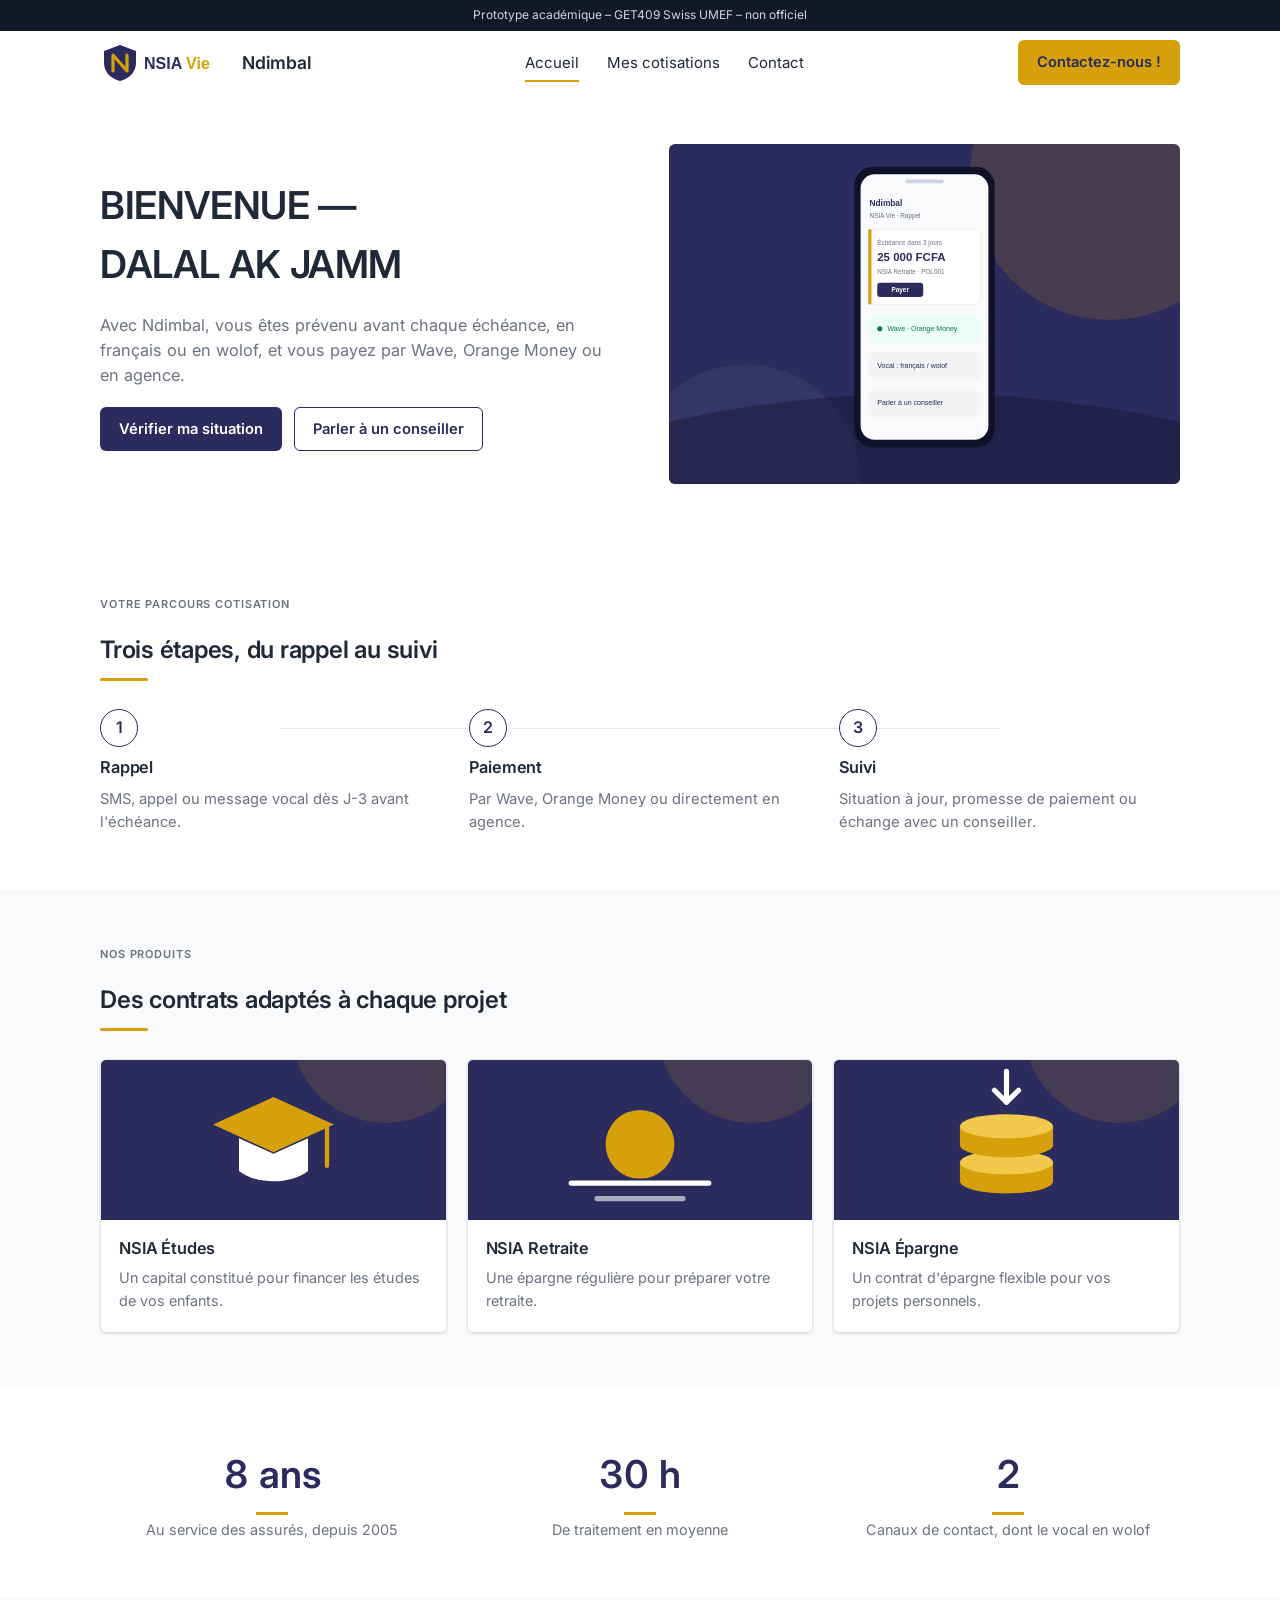
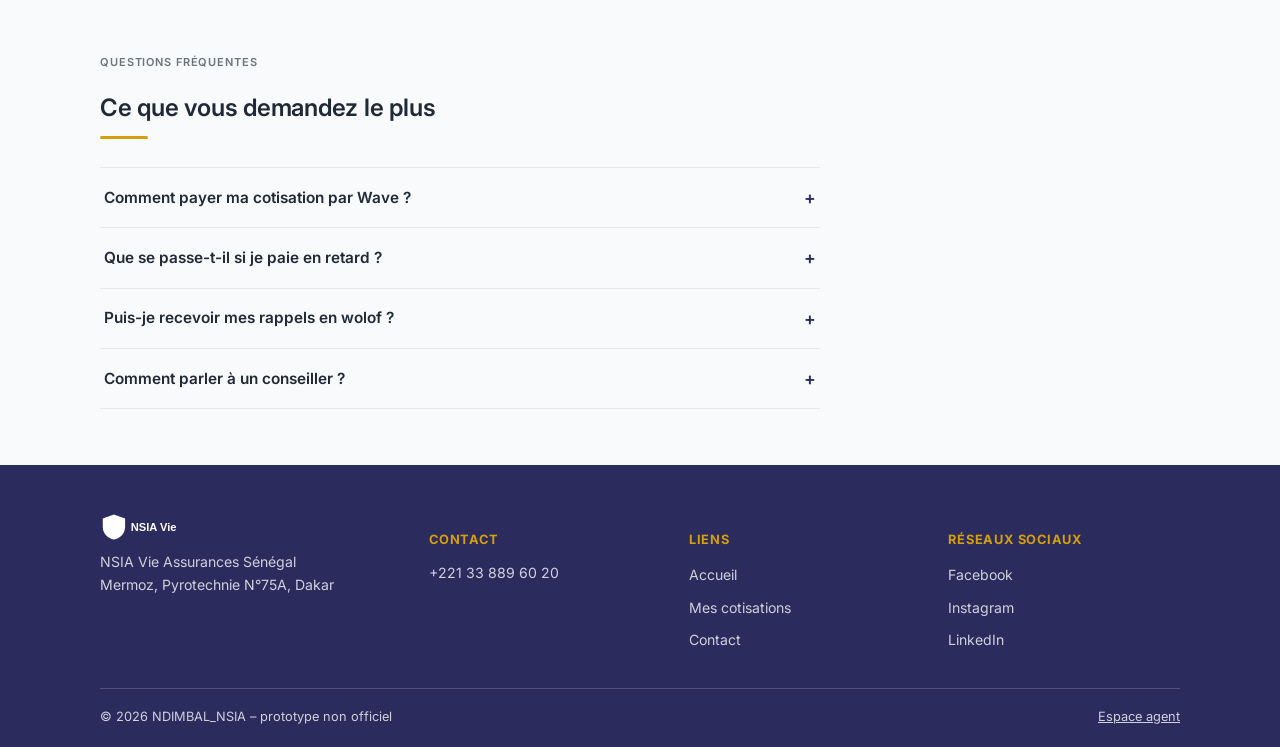
<file: app/index.html>
<!doctype html>
<html lang="fr">
<head>
<meta charset="utf-8">
<meta name="viewport" content="width=device-width, initial-scale=1">
<title>Ndimbal — accueil</title>
<link rel="preconnect" href="https://fonts.googleapis.com">
<link rel="preconnect" href="https://fonts.gstatic.com" crossorigin>
<link rel="stylesheet" href="https://fonts.googleapis.com/css2?family=Inter:wght@400;500;600&display=swap">
<link rel="stylesheet" href="assets/css/styles.css">
</head>
<body>

<div class="proto-bar">Prototype académique – GET409 Swiss UMEF – non officiel</div>

<header class="site">
  <div class="container site-header-inner">
    <a class="brand" href="index.html">
      <img src="assets/img/logo-nsia.svg" alt="Logo NSIA Vie Assurances" loading="lazy">
      <span>Ndimbal</span>
    </a>
    <nav class="main-nav" aria-label="Navigation principale">
      <a href="index.html" aria-current="page">Accueil</a>
      <a href="cotisations.html">Mes cotisations</a>
      <a href="contact.html">Contact</a>
    </nav>
    <div class="header-actions">
      <a class="btn btn-primary" href="contact.html">Contactez-nous !</a>
      <button class="burger" aria-label="Ouvrir le menu"><span></span><span></span><span></span></button>
    </div>
  </div>
</header>

<div class="mobile-menu">
  <div class="mobile-menu__backdrop"></div>
  <div class="mobile-menu__panel">
    <div class="mobile-menu__head">
      <span class="brand"><img src="assets/img/logo-nsia.svg" alt="Logo NSIA Vie Assurances" loading="lazy"><span>Ndimbal</span></span>
      <button class="mobile-menu__close" aria-label="Fermer le menu">&times;</button>
    </div>
    <nav aria-label="Navigation mobile">
      <a href="index.html">Accueil</a>
      <a href="cotisations.html">Mes cotisations</a>
      <a href="contact.html">Contact</a>
    </nav>
    <a class="btn btn-primary" href="contact.html">Contactez-nous !</a>
  </div>
</div>

<main>

  <section class="hero container">
    <div class="hero-grid">
      <div class="hero-text reveal">
        <h1>BIENVENUE — DALAL AK JAMM</h1>
        <p class="lede">Avec Ndimbal, vous êtes prévenu avant chaque échéance, en français ou en wolof, et vous payez par Wave, Orange Money ou en agence.</p>
        <div class="hero-actions">
          <a class="btn btn-primary" href="cotisations.html">Vérifier ma situation</a>
          <a class="btn btn-outline" href="contact.html">Parler à un conseiller</a>
        </div>
      </div>
      <div class="hero-media reveal">
        <img src="assets/img/banniere-hero.svg" alt="Rappel d'échéance Ndimbal affiché sur un smartphone" loading="lazy">
      </div>
    </div>
  </section>

  <section class="section">
    <div class="container">
      <div class="section-head reveal">
        <p class="eyebrow">Votre parcours cotisation</p>
        <h2>Trois étapes, du rappel au suivi</h2>
      </div>
      <div class="parcours">
        <div class="step reveal">
          <span class="step-num">1</span>
          <h3>Rappel</h3>
          <p>SMS, appel ou message vocal dès J-3 avant l'échéance.</p>
        </div>
        <div class="step reveal">
          <span class="step-num">2</span>
          <h3>Paiement</h3>
          <p>Par Wave, Orange Money ou directement en agence.</p>
        </div>
        <div class="step reveal">
          <span class="step-num">3</span>
          <h3>Suivi</h3>
          <p>Situation à jour, promesse de paiement ou échange avec un conseiller.</p>
        </div>
      </div>
    </div>
  </section>

  <section class="section section--alt">
    <div class="container">
      <div class="section-head reveal">
        <p class="eyebrow">Nos produits</p>
        <h2>Des contrats adaptés à chaque projet</h2>
      </div>
      <div class="produits">
        <article class="produit-card reveal">
          <img src="assets/img/produit-etudes.svg" alt="NSIA Études" loading="lazy">
          <div class="produit-card__body">
            <h3>NSIA Études</h3>
            <p>Un capital constitué pour financer les études de vos enfants.</p>
          </div>
        </article>
        <article class="produit-card reveal">
          <img src="assets/img/produit-retraite.svg" alt="NSIA Retraite" loading="lazy">
          <div class="produit-card__body">
            <h3>NSIA Retraite</h3>
            <p>Une épargne régulière pour préparer votre retraite.</p>
          </div>
        </article>
        <article class="produit-card reveal">
          <img src="assets/img/produit-epargne.svg" alt="NSIA Épargne" loading="lazy">
          <div class="produit-card__body">
            <h3>NSIA Épargne</h3>
            <p>Un contrat d'épargne flexible pour vos projets personnels.</p>
          </div>
        </article>
      </div>
    </div>
  </section>

  <section class="section">
    <div class="container">
      <div class="chiffres">
        <div class="chiffre reveal">
          <div class="valeur" data-count="20" data-suffix=" ans">0</div>
          <p class="label">Au service des assurés, depuis 2005</p>
        </div>
        <div class="chiffre reveal">
          <div class="valeur" data-count="72" data-suffix=" h">0</div>
          <p class="label">De traitement en moyenne</p>
        </div>
        <div class="chiffre reveal">
          <div class="valeur" data-count="6" data-suffix="">0</div>
          <p class="label">Canaux de contact, dont le vocal en wolof</p>
        </div>
      </div>
    </div>
  </section>

  <section class="section section--alt">
    <div class="container">
      <div class="section-head reveal">
        <p class="eyebrow">Questions fréquentes</p>
        <h2>Ce que vous demandez le plus</h2>
      </div>
      <div class="faq reveal">
        <details class="faq-item">
          <summary>Comment payer ma cotisation par Wave ?</summary>
          <p>Ouvrez l'application Wave, choisissez « Payer une facture », puis sélectionnez NSIA Vie Assurances et indiquez votre numéro de police. Vous recevez une confirmation immédiate.</p>
        </details>
        <details class="faq-item">
          <summary>Que se passe-t-il si je paie en retard ?</summary>
          <p>Vous recevez des rappels par le canal choisi. En cas de retard prolongé, un conseiller vous contacte pour convenir d'un échéancier. Le contrat peut être suspendu en l'absence de paiement ou d'accord.</p>
        </details>
        <details class="faq-item">
          <summary>Puis-je recevoir mes rappels en wolof ?</summary>
          <p>Oui. Choisissez « vocal wolof » comme moyen de contact préféré, dans l'application ou auprès d'un conseiller.</p>
        </details>
        <details class="faq-item">
          <summary>Comment parler à un conseiller ?</summary>
          <p>Depuis la page Contact, remplissez le formulaire en indiquant votre moyen préféré, ou appelez directement le +221 33 889 60 20.</p>
        </details>
      </div>
    </div>
  </section>

</main>

<footer class="site">
  <div class="container">
    <div class="footer-grid">
      <div class="footer-brand">
        <img src="assets/img/logo-nsia.svg" alt="Logo NSIA Vie Assurances" loading="lazy">
        <address>NSIA Vie Assurances Sénégal<br>Mermoz, Pyrotechnie N°75A, Dakar</address>
      </div>
      <div>
        <h4>Contact</h4>
        <p>+221 33 889 60 20</p>
      </div>
      <div>
        <h4>Liens</h4>
        <ul>
          <li><a href="index.html">Accueil</a></li>
          <li><a href="cotisations.html">Mes cotisations</a></li>
          <li><a href="contact.html">Contact</a></li>
        </ul>
      </div>
      <div>
        <h4>Réseaux sociaux</h4>
        <ul>
          <li><a href="#">Facebook</a></li>
          <li><a href="#">Instagram</a></li>
          <li><a href="#">LinkedIn</a></li>
        </ul>
      </div>
    </div>
    <div class="footer-bottom">
      <span>© 2026 NDIMBAL_NSIA – prototype non officiel</span>
      <a href="agent.html">Espace agent</a>
    </div>
  </div>
</footer>

<script src="assets/js/app.js"></script>
</body>
</html>
</file>
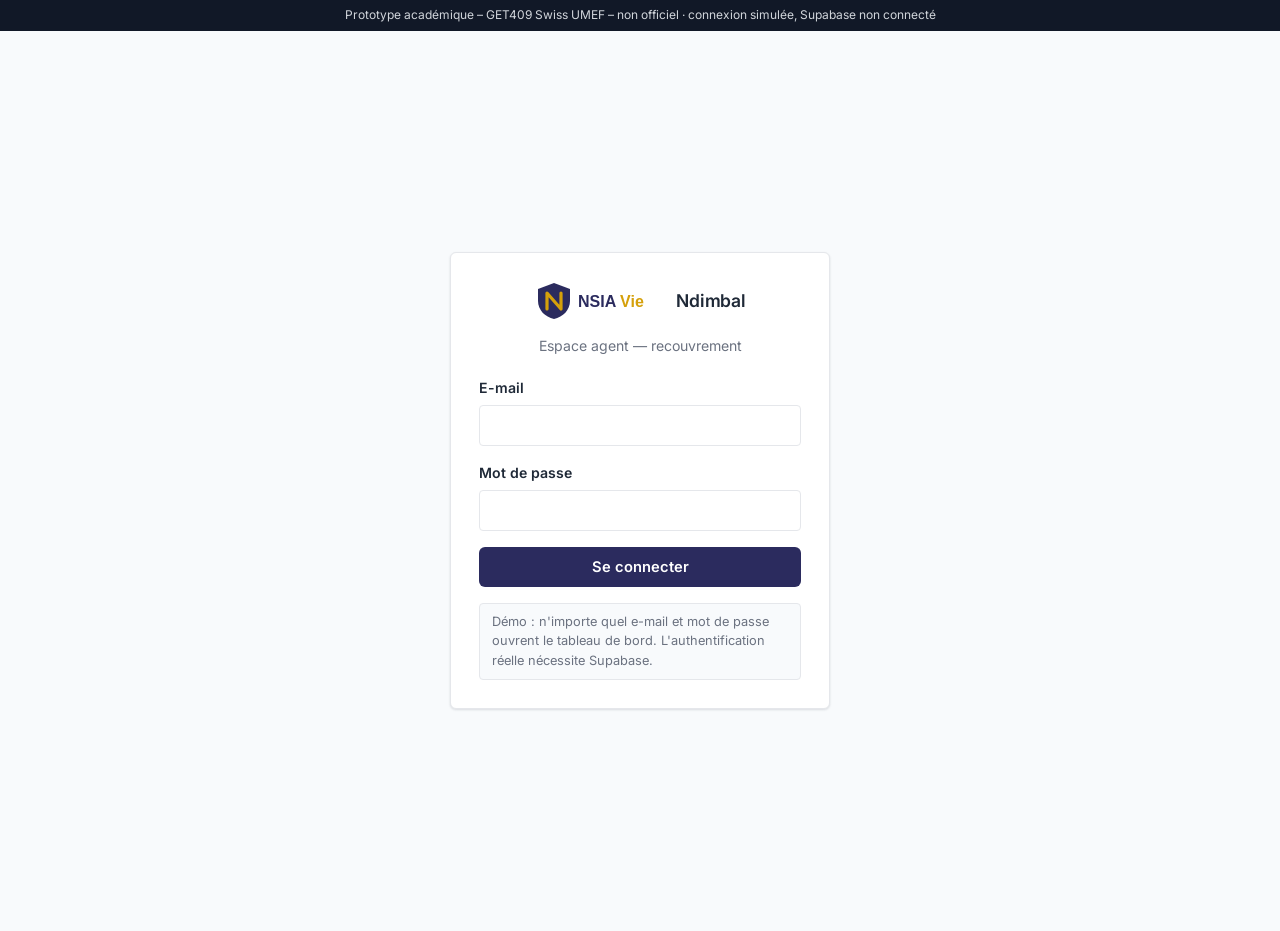
<file: app/agent.html>
<!doctype html>
<html lang="fr">
<head>
<meta charset="utf-8">
<meta name="viewport" content="width=device-width, initial-scale=1">
<title>Ndimbal — espace agent</title>
<link rel="preconnect" href="https://fonts.googleapis.com">
<link rel="preconnect" href="https://fonts.gstatic.com" crossorigin>
<link rel="stylesheet" href="https://fonts.googleapis.com/css2?family=Inter:wght@400;500;600&display=swap">
<link rel="stylesheet" href="assets/css/styles.css">
</head>
<body>

<div class="proto-bar">Prototype académique – GET409 Swiss UMEF – non officiel · connexion simulée, Supabase non connecté</div>

<div class="agent-shell">

  <div class="agent-login" id="agent-login-screen">
    <div class="agent-login-box">
      <span class="brand"><img src="assets/img/logo-nsia.svg" alt="Logo NSIA Vie Assurances" loading="lazy"><span>Ndimbal</span></span>
      <p style="text-align:center;color:var(--color-muted);font-size:.88rem;margin:-6px 0 4px">Espace agent — recouvrement</p>
      <form id="agent-login-form">
        <div class="field">
          <label for="agent-email">E-mail</label>
          <input type="email" id="agent-email" required autocomplete="username">
        </div>
        <div class="field">
          <label for="agent-password">Mot de passe</label>
          <input type="password" id="agent-password" required autocomplete="current-password">
        </div>
        <button type="submit" class="btn btn-primary" style="width:100%">Se connecter</button>
      </form>
      <p class="demo-note">Démo : n'importe quel e-mail et mot de passe ouvrent le tableau de bord. L'authentification réelle nécessite Supabase.</p>
    </div>
  </div>

  <div id="agent-dashboard" style="display:none">

    <div class="agent-topbar">
      <div class="container">
        <a class="brand" href="index.html">
          <img src="assets/img/logo-nsia.svg" alt="Logo NSIA Vie Assurances" loading="lazy">
          <span>Ndimbal — Espace agent</span>
        </a>
        <button class="btn btn-ghost btn-sm" id="agent-logout">Se déconnecter</button>
      </div>
    </div>

    <main class="agent-main container">

      <span class="demo-note" style="margin-bottom:20px;display:inline-block">Données de démonstration</span>

      <div class="agent-counters">
        <div class="counter-card">
          <div class="valeur" id="compteur-a-traiter">0</div>
          <div class="label">Demandes à traiter</div>
        </div>
        <div class="counter-card">
          <div class="valeur" id="compteur-en-cours">0</div>
          <div class="label">Promesses en cours</div>
        </div>
        <div class="counter-card">
          <div class="valeur" id="compteur-depassees">0</div>
          <div class="label">Promesses dépassées</div>
        </div>
        <div class="counter-card">
          <div class="valeur" id="compteur-clics">0</div>
          <div class="label">Clics « Payer » cette semaine</div>
        </div>
      </div>

      <div class="agent-toolbar">
        <div class="agent-filters">
          <select id="agent-filter-type">
            <option value="tous">Tous les types</option>
            <option value="consultation">Consultation</option>
            <option value="payer">Clic « Payer »</option>
            <option value="promesse">Promesse</option>
            <option value="contact">Demande de contact</option>
          </select>
          <select id="agent-filter-police">
            <option value="toutes">Toutes les polices</option>
          </select>
          <select id="agent-filter-periode">
            <option value="7">7 derniers jours</option>
            <option value="30">30 derniers jours</option>
            <option value="tout" selected>Toute la période</option>
          </select>
        </div>
        <button class="btn btn-outline btn-sm" id="agent-export">Exporter en CSV</button>
      </div>

      <div class="table-wrap agent-table">
        <table class="agent" id="agent-table">
          <thead>
            <tr>
              <th>Date</th>
              <th>Client</th>
              <th>Police</th>
              <th>Type</th>
              <th>Détail</th>
              <th>Info</th>
              <th>Statut</th>
            </tr>
          </thead>
          <tbody></tbody>
        </table>
      </div>

    </main>
  </div>

</div>

<script src="assets/js/app.js"></script>
</body>
</html>
</file>
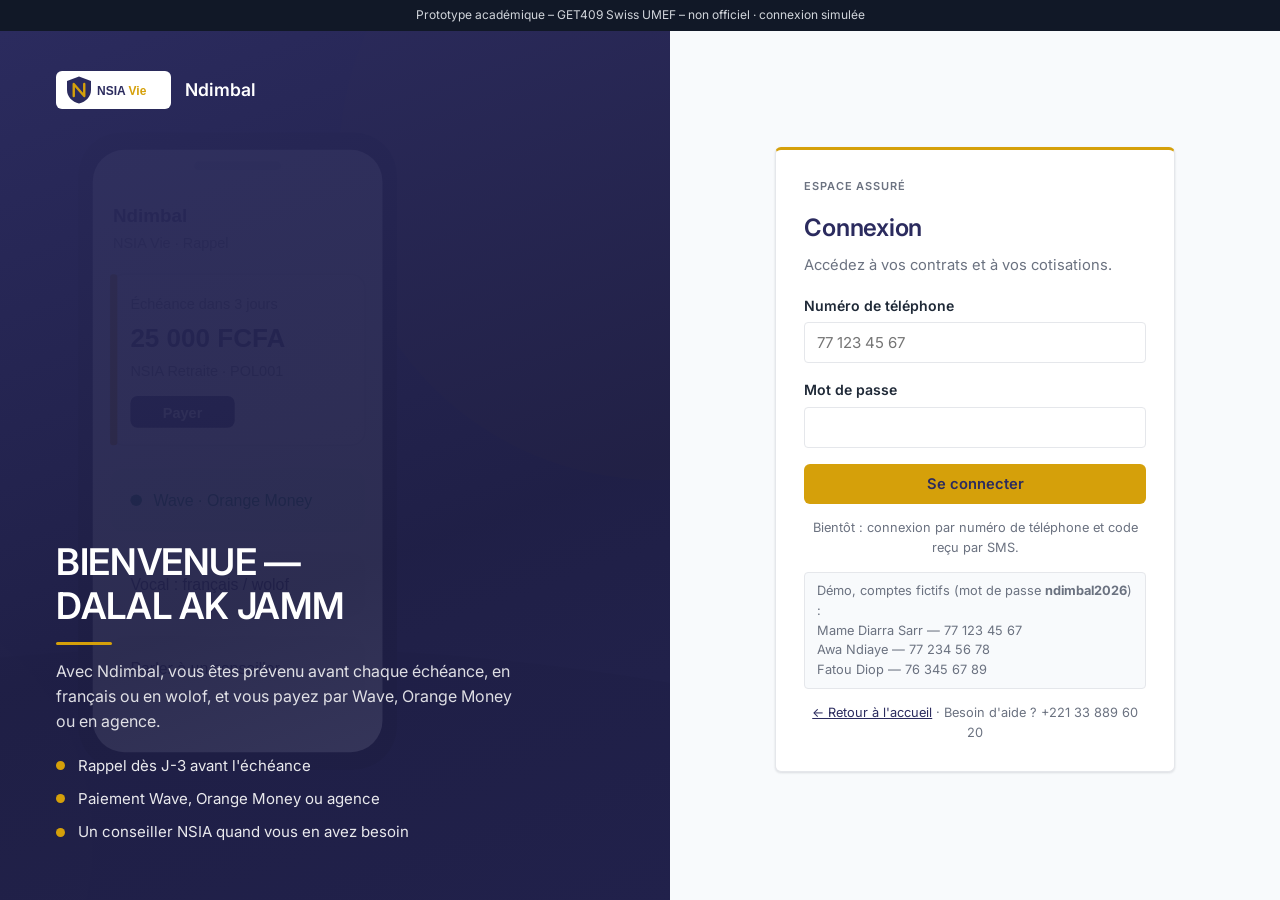
<file: app/connexion.html>
<!doctype html>
<html lang="fr">
<head>
<meta charset="utf-8">
<meta name="viewport" content="width=device-width, initial-scale=1">
<title>Ndimbal — connexion</title>
<link rel="preconnect" href="https://fonts.googleapis.com">
<link rel="preconnect" href="https://fonts.gstatic.com" crossorigin>
<link rel="stylesheet" href="https://fonts.googleapis.com/css2?family=Inter:wght@400;500;600&display=swap">
<link rel="stylesheet" href="assets/css/styles.css">
</head>
<body>

<div class="proto-bar">Prototype académique – GET409 Swiss UMEF – non officiel · connexion simulée</div>

<div class="login-split">

  <section class="login-hero" aria-label="Bienvenue">
    <img class="login-hero__img" src="assets/img/banniere-hero.svg" alt="" aria-hidden="true">
    <div class="login-hero__veil"></div>
    <div class="login-hero__content">
      <a class="login-hero__brand" href="index.html">
        <img src="assets/img/logo-nsia.svg" alt="Logo NSIA Vie Assurances">
        <span>Ndimbal</span>
      </a>
      <div class="login-hero__text">
        <h1>BIENVENUE — DALAL AK JAMM</h1>
        <p>Avec Ndimbal, vous êtes prévenu avant chaque échéance, en français ou en wolof, et vous payez par Wave, Orange Money ou en agence.</p>
        <ul class="login-hero__points">
          <li>Rappel dès J-3 avant l'échéance</li>
          <li>Paiement Wave, Orange Money ou agence</li>
          <li>Un conseiller NSIA quand vous en avez besoin</li>
        </ul>
      </div>
    </div>
  </section>

  <section class="login-panel">
    <div class="login-panel__box">
      <p class="eyebrow">Espace assuré</p>
      <h2>Connexion</h2>
      <p class="login-panel__sub">Accédez à vos contrats et à vos cotisations.</p>

      <p class="connexion-message info" id="connexion-info" hidden></p>
      <p class="connexion-message erreur" id="connexion-erreur" role="alert" hidden>Numéro de téléphone ou mot de passe incorrect.</p>

      <form id="connexion-form">
        <div class="field">
          <label for="connexion-tel">Numéro de téléphone</label>
          <input type="tel" id="connexion-tel" required autocomplete="tel" inputmode="tel" placeholder="77 123 45 67">
        </div>
        <div class="field">
          <label for="connexion-mdp">Mot de passe</label>
          <input type="password" id="connexion-mdp" required autocomplete="current-password">
        </div>
        <button type="submit" class="btn btn-primary login-panel__submit">Se connecter</button>
      </form>

      <p class="connexion-aide">Bientôt : connexion par numéro de téléphone et code reçu par SMS.</p>
      <p class="demo-note">Démo, comptes fictifs (mot de passe <strong>ndimbal2026</strong>) :<br>
        Mame Diarra Sarr — 77 123 45 67<br>
        Awa Ndiaye — 77 234 56 78<br>
        Fatou Diop — 76 345 67 89</p>
      <p class="connexion-aide"><a href="index.html">← Retour à l'accueil</a> · Besoin d'aide ? +221 33 889 60 20</p>
    </div>
  </section>

</div>

<script src="assets/js/app.js"></script>
</body>
</html>
</file>
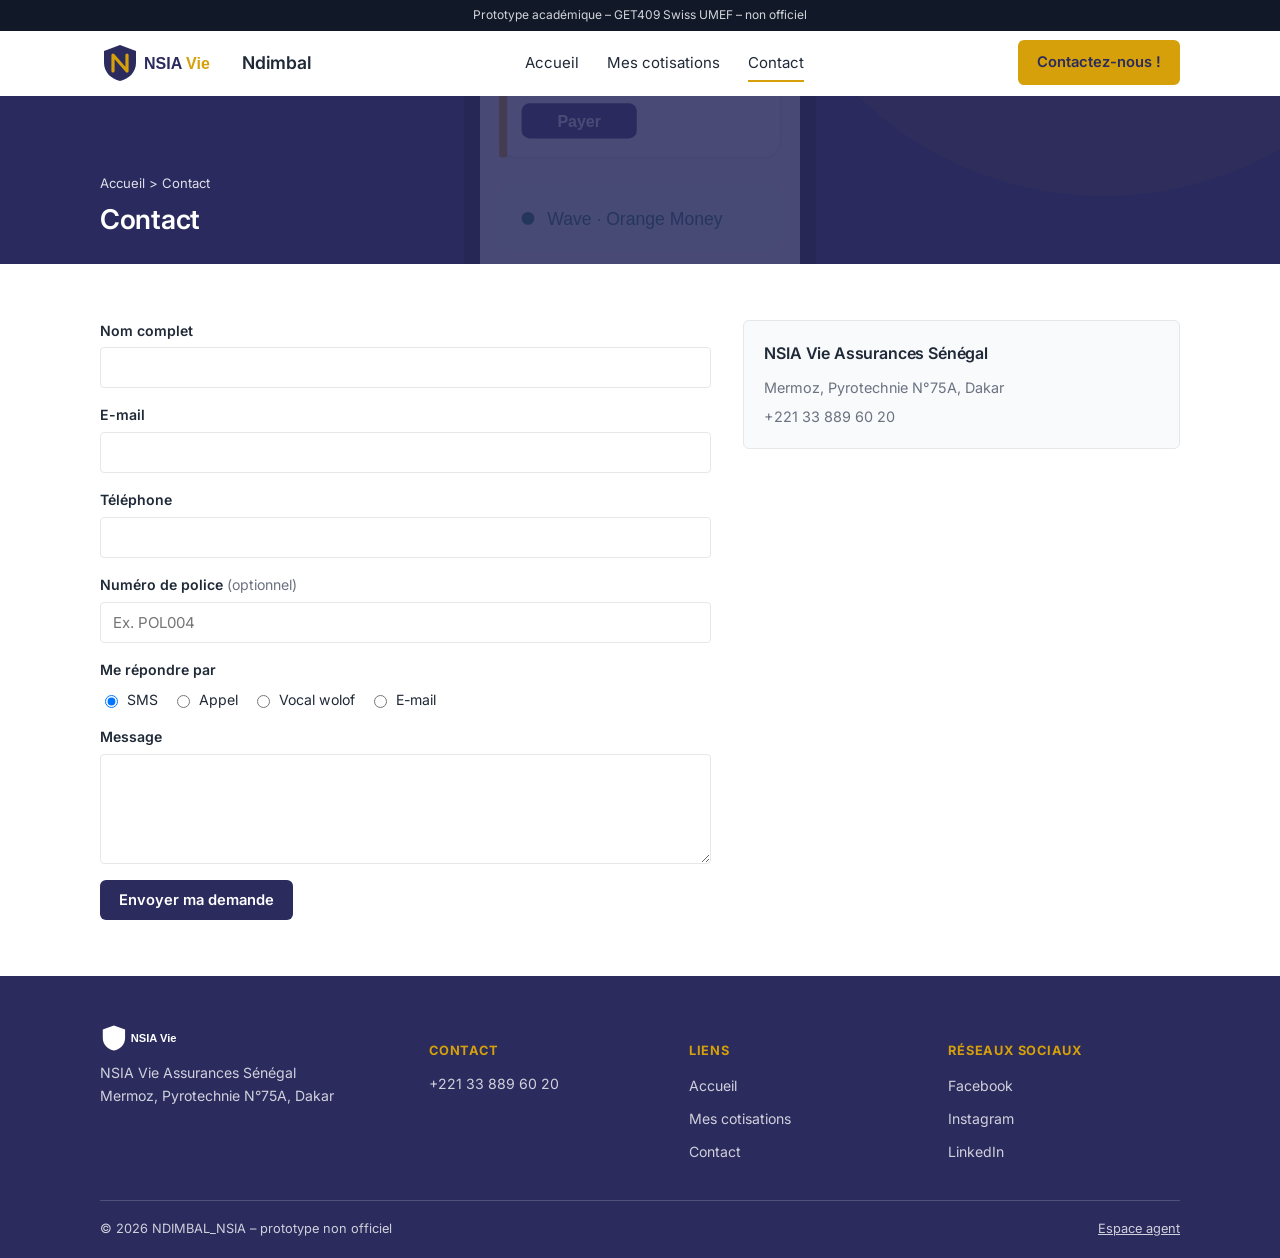
<file: app/contact.html>
<!doctype html>
<html lang="fr">
<head>
<meta charset="utf-8">
<meta name="viewport" content="width=device-width, initial-scale=1">
<title>Ndimbal — contact</title>
<link rel="preconnect" href="https://fonts.googleapis.com">
<link rel="preconnect" href="https://fonts.gstatic.com" crossorigin>
<link rel="stylesheet" href="https://fonts.googleapis.com/css2?family=Inter:wght@400;500;600&display=swap">
<link rel="stylesheet" href="assets/css/styles.css">
</head>
<body>

<div class="proto-bar">Prototype académique – GET409 Swiss UMEF – non officiel</div>

<header class="site">
  <div class="container site-header-inner">
    <a class="brand" href="index.html">
      <img src="assets/img/logo-nsia.svg" alt="Logo NSIA Vie Assurances" loading="lazy">
      <span>Ndimbal</span>
    </a>
    <nav class="main-nav" aria-label="Navigation principale">
      <a href="index.html">Accueil</a>
      <a href="cotisations.html">Mes cotisations</a>
      <a href="contact.html" aria-current="page">Contact</a>
    </nav>
    <div class="header-actions">
      <a class="btn btn-primary" href="contact.html">Contactez-nous !</a>
      <button class="burger" aria-label="Ouvrir le menu"><span></span><span></span><span></span></button>
    </div>
  </div>
</header>

<div class="mobile-menu">
  <div class="mobile-menu__backdrop"></div>
  <div class="mobile-menu__panel">
    <div class="mobile-menu__head">
      <span class="brand"><img src="assets/img/logo-nsia.svg" alt="Logo NSIA Vie Assurances" loading="lazy"><span>Ndimbal</span></span>
      <button class="mobile-menu__close" aria-label="Fermer le menu">&times;</button>
    </div>
    <nav aria-label="Navigation mobile">
      <a href="index.html">Accueil</a>
      <a href="cotisations.html">Mes cotisations</a>
      <a href="contact.html">Contact</a>
    </nav>
    <a class="btn btn-primary" href="contact.html">Contactez-nous !</a>
  </div>
</div>

<div class="page-banner">
  <img src="assets/img/banniere-hero.svg" alt="Rappel d'échéance Ndimbal affiché sur un smartphone" loading="lazy">
  <div class="page-banner__veil"></div>
  <div class="page-banner__content container">
    <p class="breadcrumb"><a href="index.html">Accueil</a> &gt; Contact</p>
    <h1>Contact</h1>
  </div>
</div>

<main class="section">
  <div class="container">
    <div class="contact-grid">

      <form id="contact-form" class="reveal" novalidate>
        <div class="field">
          <label for="nom">Nom complet</label>
          <input type="text" id="nom" name="nom" required autocomplete="name">
        </div>
        <div class="field">
          <label for="email">E-mail</label>
          <input type="email" id="email" name="email" required autocomplete="email">
        </div>
        <div class="field">
          <label for="telephone">Téléphone</label>
          <input type="tel" id="telephone" name="telephone" required autocomplete="tel">
        </div>
        <div class="field">
          <label for="police">Numéro de police <span class="optional">(optionnel)</span></label>
          <input type="text" id="police" name="police" placeholder="Ex. POL004">
        </div>
        <fieldset class="field">
          <legend>Me répondre par</legend>
          <div class="radio-row">
            <label><input type="radio" name="canal" value="sms" checked> SMS</label>
            <label><input type="radio" name="canal" value="appel"> Appel</label>
            <label><input type="radio" name="canal" value="vocal-wolof"> Vocal wolof</label>
            <label><input type="radio" name="canal" value="email"> E-mail</label>
          </div>
        </fieldset>
        <div class="field">
          <label for="message">Message</label>
          <textarea id="message" name="message" required></textarea>
        </div>
        <button type="submit" class="btn btn-primary">Envoyer ma demande</button>
      </form>

      <aside class="contact-side reveal">
        <h3>NSIA Vie Assurances Sénégal</h3>
        <p>Mermoz, Pyrotechnie N°75A, Dakar</p>
        <p>+221 33 889 60 20</p>
      </aside>

    </div>
  </div>
</main>

<footer class="site">
  <div class="container">
    <div class="footer-grid">
      <div class="footer-brand">
        <img src="assets/img/logo-nsia.svg" alt="Logo NSIA Vie Assurances" loading="lazy">
        <address>NSIA Vie Assurances Sénégal<br>Mermoz, Pyrotechnie N°75A, Dakar</address>
      </div>
      <div>
        <h4>Contact</h4>
        <p>+221 33 889 60 20</p>
      </div>
      <div>
        <h4>Liens</h4>
        <ul>
          <li><a href="index.html">Accueil</a></li>
          <li><a href="cotisations.html">Mes cotisations</a></li>
          <li><a href="contact.html">Contact</a></li>
        </ul>
      </div>
      <div>
        <h4>Réseaux sociaux</h4>
        <ul>
          <li><a href="#">Facebook</a></li>
          <li><a href="#">Instagram</a></li>
          <li><a href="#">LinkedIn</a></li>
        </ul>
      </div>
    </div>
    <div class="footer-bottom">
      <span>© 2026 NDIMBAL_NSIA – prototype non officiel</span>
      <a href="agent.html">Espace agent</a>
    </div>
  </div>
</footer>

<script src="assets/js/app.js"></script>
</body>
</html>
</file>
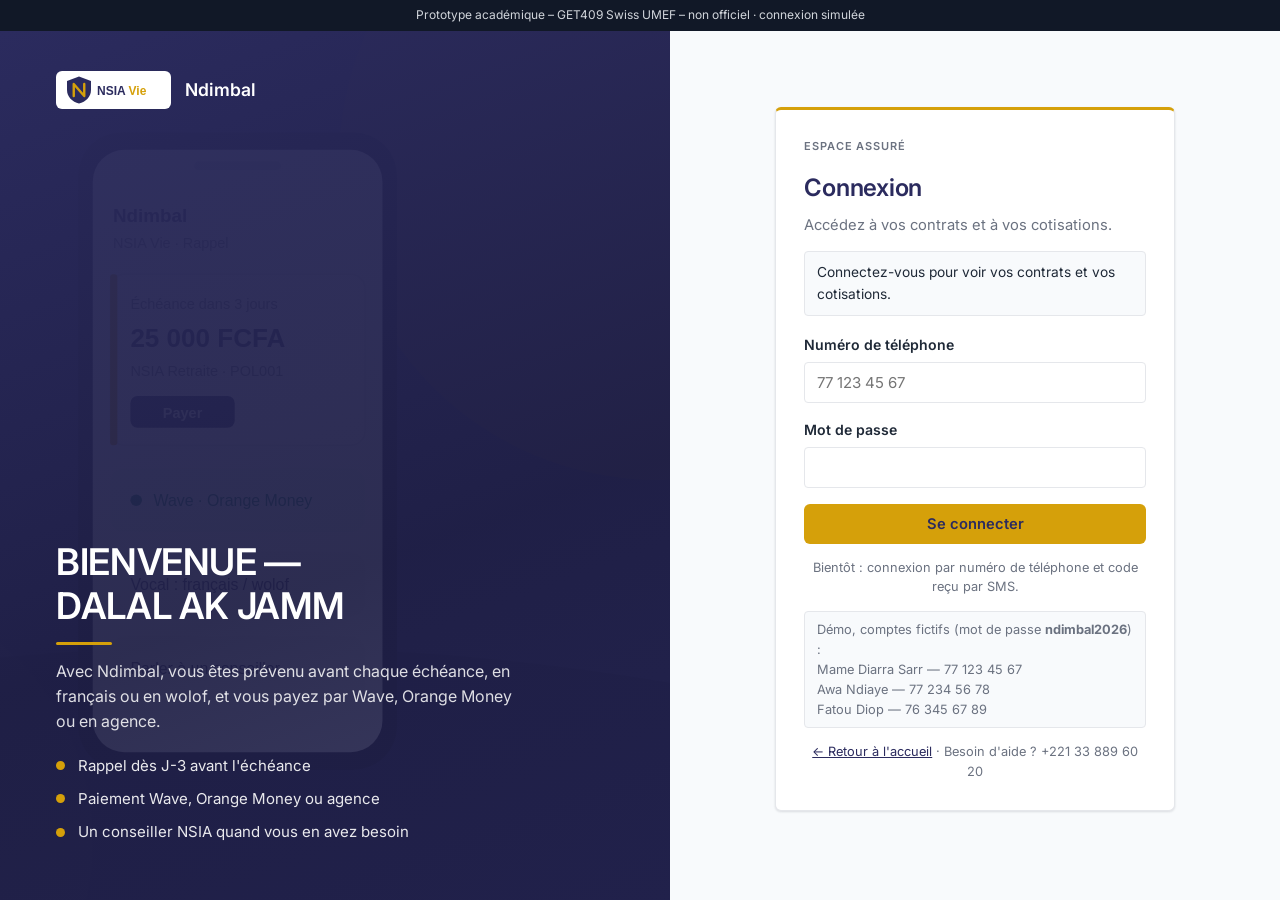
<file: app/cotisations.html>
<!doctype html>
<html lang="fr">
<head>
<meta charset="utf-8">
<meta name="viewport" content="width=device-width, initial-scale=1">
<title>Ndimbal — mes cotisations</title>
<link rel="preconnect" href="https://fonts.googleapis.com">
<link rel="preconnect" href="https://fonts.gstatic.com" crossorigin>
<link rel="stylesheet" href="https://fonts.googleapis.com/css2?family=Inter:wght@400;500;600&display=swap">
<link rel="stylesheet" href="assets/css/styles.css">
</head>
<body data-protege>

<div class="proto-bar">Prototype académique – GET409 Swiss UMEF – non officiel</div>

<header class="site">
  <div class="container site-header-inner">
    <a class="brand" href="index.html">
      <img src="assets/img/logo-nsia.svg" alt="Logo NSIA Vie Assurances" loading="lazy">
      <span>Ndimbal</span>
    </a>
    <nav class="main-nav" aria-label="Navigation principale">
      <a href="index.html">Accueil</a>
      <a href="cotisations.html" aria-current="page">Mes cotisations</a>
      <a href="contact.html">Contact</a>
    </nav>
    <div class="header-actions">
      <a class="btn btn-primary" href="contact.html">Contactez-nous !</a>
      <button class="burger" aria-label="Ouvrir le menu"><span></span><span></span><span></span></button>
    </div>
  </div>
</header>

<div class="mobile-menu">
  <div class="mobile-menu__backdrop"></div>
  <div class="mobile-menu__panel">
    <div class="mobile-menu__head">
      <span class="brand"><img src="assets/img/logo-nsia.svg" alt="Logo NSIA Vie Assurances" loading="lazy"><span>Ndimbal</span></span>
      <button class="mobile-menu__close" aria-label="Fermer le menu">&times;</button>
    </div>
    <nav aria-label="Navigation mobile">
      <a href="index.html">Accueil</a>
      <a href="cotisations.html">Mes cotisations</a>
      <a href="contact.html">Contact</a>
    </nav>
    <a class="btn btn-primary" href="contact.html">Contactez-nous !</a>
  </div>
</div>

<div class="page-banner">
  <img src="assets/img/banniere-hero.svg" alt="Rappel d'échéance Ndimbal affiché sur un smartphone" loading="lazy">
  <div class="page-banner__veil"></div>
  <div class="page-banner__content container">
    <p class="breadcrumb"><a href="index.html">Accueil</a> &gt; Mes cotisations</p>
    <h1>Mes cotisations</h1>
  </div>
</div>

<main class="section">
  <div class="container">

    <span class="demo-note">Données de démonstration</span>

    <div class="resume">
      <div class="resume-card">
        <div class="label">Contrats à jour</div>
        <div class="valeur" id="resume-ajour">—</div>
      </div>
      <div class="resume-card">
        <div class="label">Contrats en retard</div>
        <div class="valeur danger" id="resume-retard">—</div>
      </div>
      <div class="resume-card">
        <div class="label">Total des soldes dus</div>
        <div class="valeur danger" id="resume-total">—</div>
      </div>
    </div>

    <div class="filters-row">
      <div class="filters">
        <button class="filter-btn" data-filter="tous" aria-pressed="true">Tous</button>
        <button class="filter-btn" data-filter="etudes" aria-pressed="false">NSIA Études</button>
        <button class="filter-btn" data-filter="retraite" aria-pressed="false">NSIA Retraite</button>
        <button class="filter-btn" data-filter="epargne" aria-pressed="false">NSIA Épargne</button>
      </div>
      <span class="filters-count" id="filters-count">6 contrats</span>
    </div>

    <div class="table-wrap" id="contrats-table-wrap">
      <table class="contrats" id="contrats-table">
        <thead>
          <tr>
            <th>Police</th>
            <th>Assuré</th>
            <th>Zone</th>
            <th>Produit</th>
            <th class="num">Prime</th>
            <th class="num">Solde dû</th>
            <th class="centre">Statut</th>
            <th class="num">Actions</th>
          </tr>
        </thead>
        <tbody></tbody>
      </table>
    </div>

    <div class="cards-wrap" id="contrats-cards"></div>

  </div>
</main>

<footer class="site">
  <div class="container">
    <div class="footer-grid">
      <div class="footer-brand">
        <img src="assets/img/logo-nsia.svg" alt="Logo NSIA Vie Assurances" loading="lazy">
        <address>NSIA Vie Assurances Sénégal<br>Mermoz, Pyrotechnie N°75A, Dakar</address>
      </div>
      <div>
        <h4>Contact</h4>
        <p>+221 33 889 60 20</p>
      </div>
      <div>
        <h4>Liens</h4>
        <ul>
          <li><a href="index.html">Accueil</a></li>
          <li><a href="cotisations.html">Mes cotisations</a></li>
          <li><a href="contact.html">Contact</a></li>
        </ul>
      </div>
      <div>
        <h4>Réseaux sociaux</h4>
        <ul>
          <li><a href="#">Facebook</a></li>
          <li><a href="#">Instagram</a></li>
          <li><a href="#">LinkedIn</a></li>
        </ul>
      </div>
    </div>
    <div class="footer-bottom">
      <span>© 2026 NDIMBAL_NSIA – prototype non officiel</span>
      <a href="agent.html">Espace agent</a>
    </div>
  </div>
</footer>

<script src="assets/js/app.js"></script>
</body>
</html>
</file>
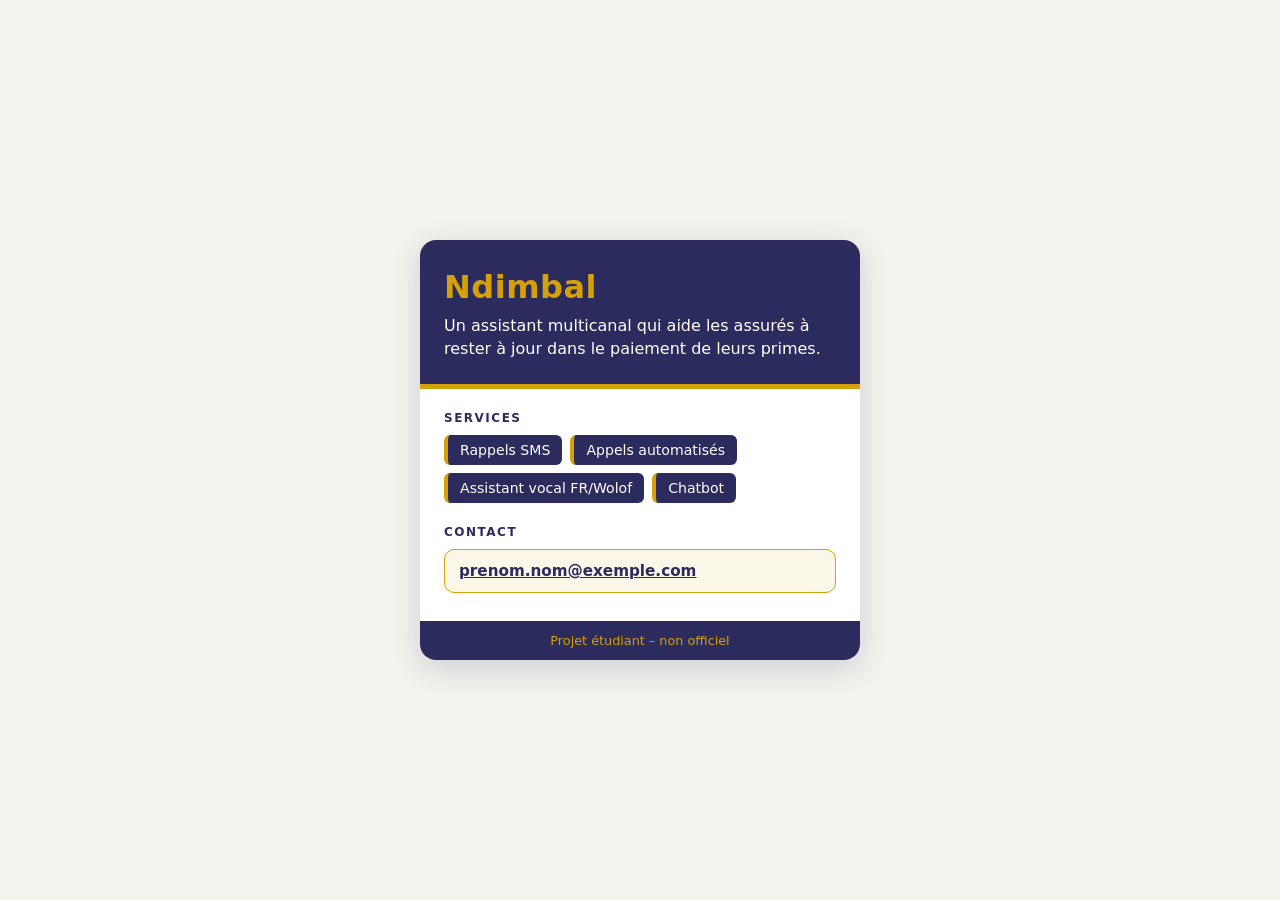
<file: 06-rendu-6-octobre/atelier-claude-code/E01/ndimbal-card.html>
<!DOCTYPE html>
<html lang="fr">
<head>
<meta charset="utf-8">
<meta name="viewport" content="width=device-width, initial-scale=1">
<title>Ndimbal – Carte du projet</title>
<style>
  :root { --navy: #2B2B5E; --gold: #D5A00A; --bg: #f4f2ec; --ink: #1d1d3a; }
  * { box-sizing: border-box; margin: 0; padding: 0; }
  body {
    min-height: 100vh;
    display: flex; align-items: center; justify-content: center;
    padding: 16px;
    background: var(--bg);
    font-family: system-ui, -apple-system, "Segoe UI", Roboto, Arial, sans-serif;
    color: var(--ink);
  }
  .card {
    width: 100%; max-width: 440px;
    background: #fff;
    border-radius: 16px;
    overflow: hidden;
    box-shadow: 0 8px 28px rgba(43, 43, 94, .18);
  }
  header {
    background: var(--navy);
    color: #fff;
    padding: 28px 24px 24px;
    border-bottom: 5px solid var(--gold);
  }
  h1 { font-size: 2rem; letter-spacing: .5px; color: var(--gold); }
  .pitch { margin-top: 8px; font-size: 1rem; line-height: 1.45; }
  main { padding: 22px 24px 8px; }
  h2 {
    font-size: .75rem; text-transform: uppercase; letter-spacing: 1.5px;
    color: var(--navy); margin-bottom: 10px;
  }
  .tags { display: flex; flex-wrap: wrap; gap: 8px; list-style: none; margin-bottom: 22px; }
  .tags li {
    background: var(--navy); color: #fff;
    border-left: 4px solid var(--gold);
    padding: 7px 12px; border-radius: 6px;
    font-size: .88rem;
  }
  .contact {
    background: #faf6e8; border: 1px solid var(--gold);
    border-radius: 10px; padding: 12px 14px; margin-bottom: 20px;
    font-size: .95rem; word-break: break-word;
  }
  .contact a { color: var(--navy); font-weight: 600; }
  footer {
    background: var(--navy); color: var(--gold);
    text-align: center; font-size: .8rem; padding: 12px 16px;
  }
  @media (max-width: 380px) {
    h1 { font-size: 1.7rem; }
    header, main { padding-left: 16px; padding-right: 16px; }
  }
</style>
</head>
<body>
  <article class="card">
    <header>
      <h1>Ndimbal</h1>
      <p class="pitch">Un assistant multicanal qui aide les assurés à rester à jour dans le paiement de leurs primes.</p>
    </header>
    <main>
      <h2>Services</h2>
      <ul class="tags">
        <li>Rappels SMS</li>
        <li>Appels automatisés</li>
        <li>Assistant vocal FR/Wolof</li>
        <li>Chatbot</li>
      </ul>
      <h2>Contact</h2>
      <div class="contact">
        <a href="mailto:prenom.nom@exemple.com">prenom.nom@exemple.com</a>
      </div>
    </main>
    <footer>Projet étudiant – non officiel</footer>
  </article>
</body>
</html>
</file>
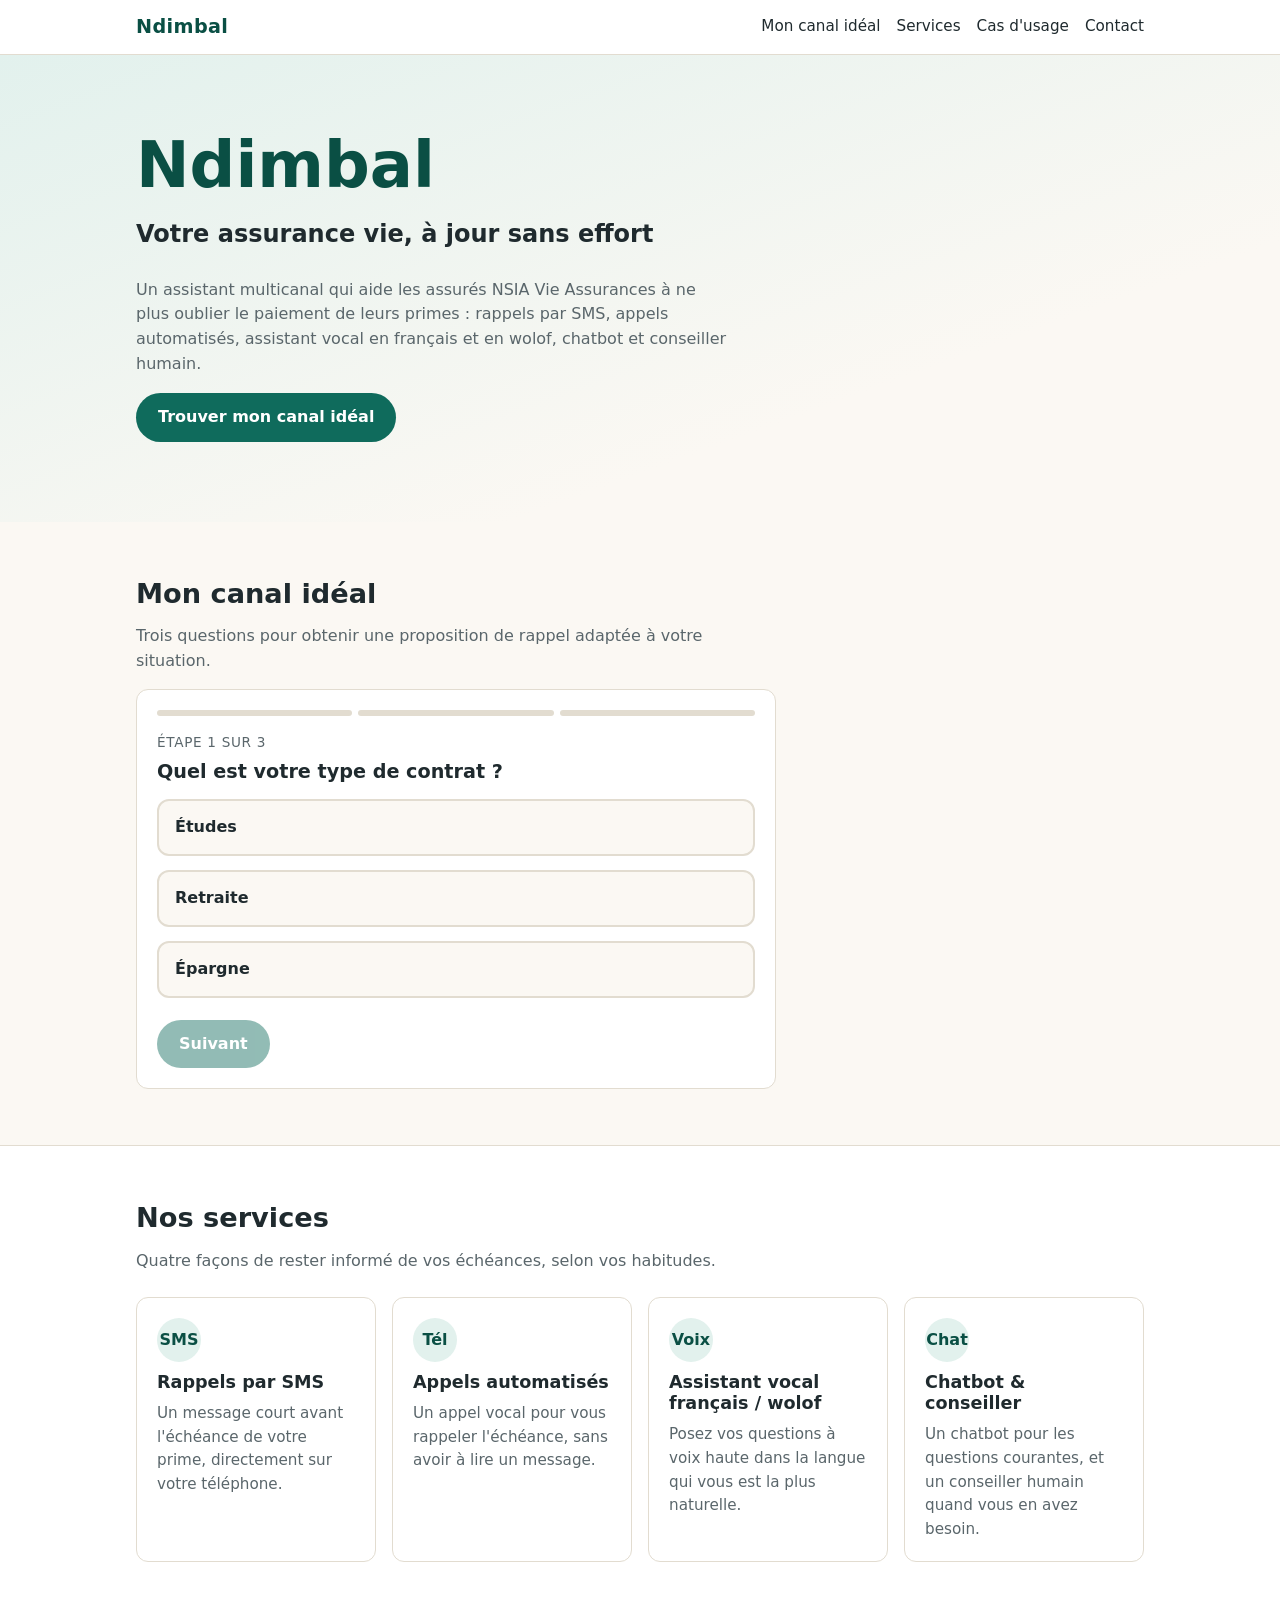
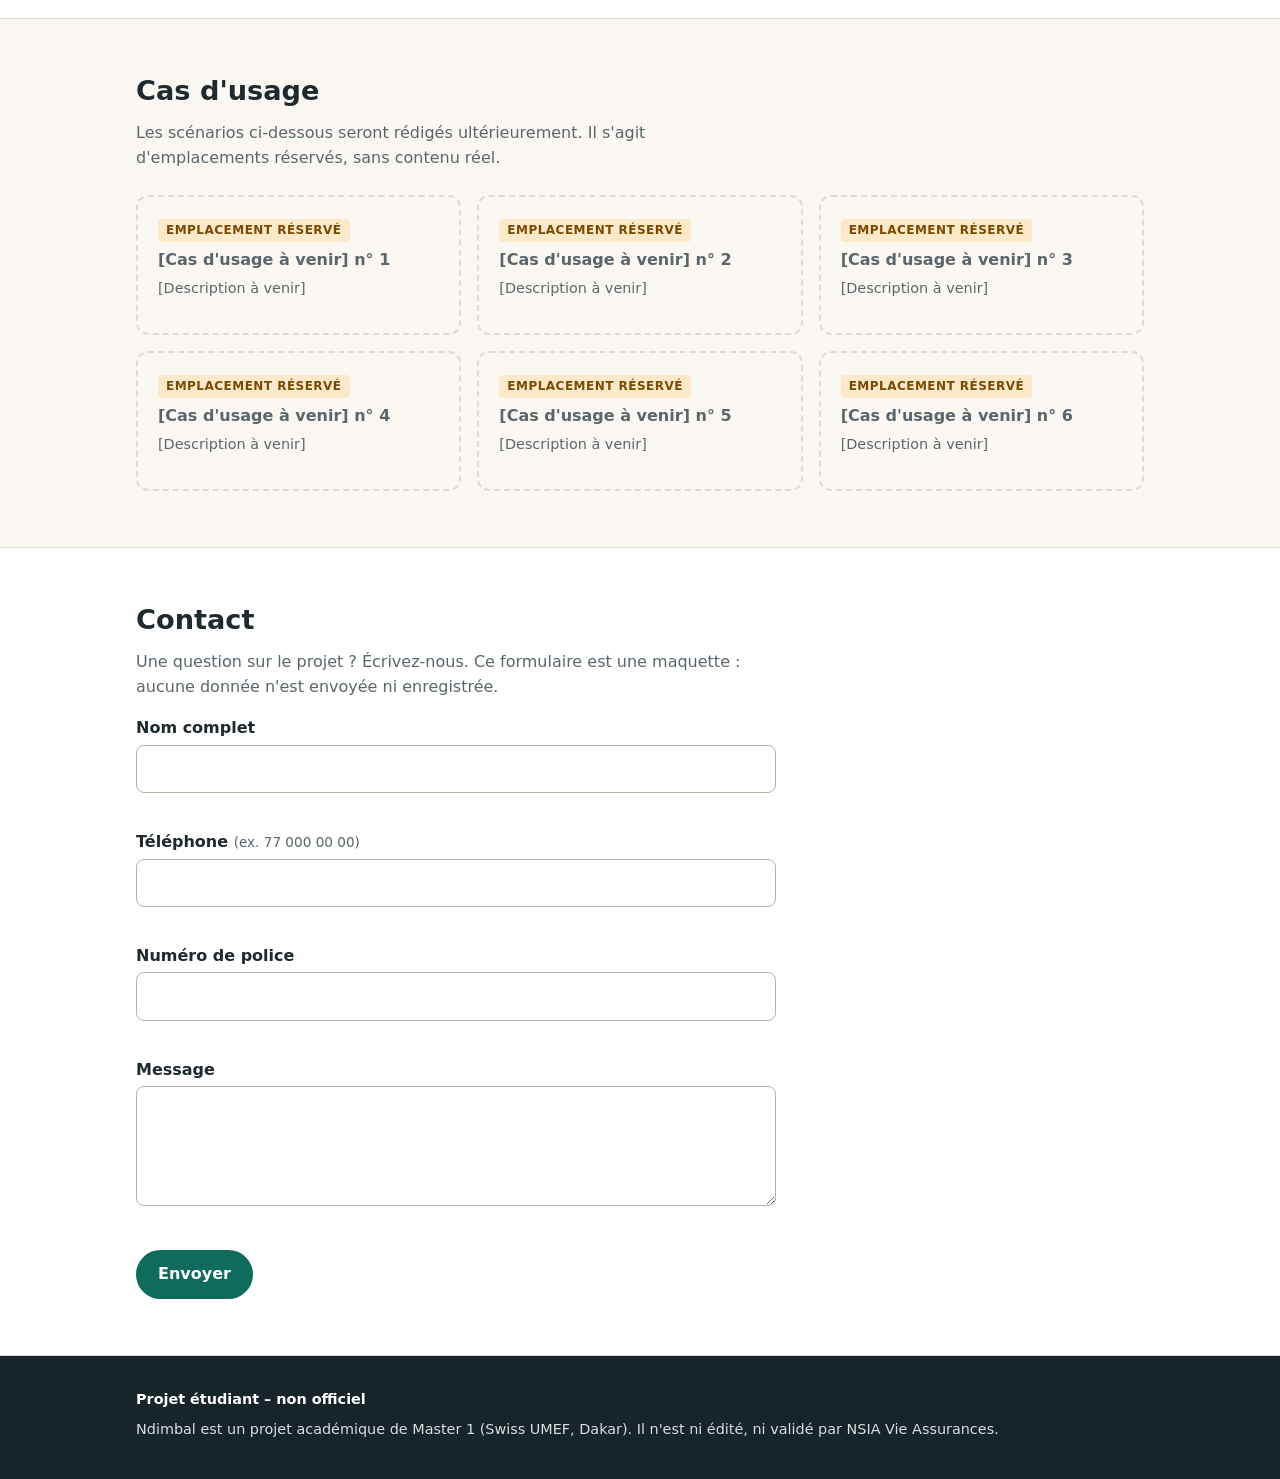
<file: 06-rendu-6-octobre/atelier-claude-code/E03/landing-v1-sans-skill.html>
<!DOCTYPE html>
<html lang="fr">
<head>
<meta charset="utf-8">
<meta name="viewport" content="width=device-width, initial-scale=1">
<title>Ndimbal – Votre assurance vie, à jour sans effort</title>
<meta name="description" content="Ndimbal : un assistant multicanal pour aider les assurés à rester à jour sur leurs primes. Projet étudiant.">
<style>
  :root {
    --bg: #fbf8f3;
    --surface: #ffffff;
    --ink: #1f2a2e;
    --muted: #5a666b;
    --accent: #0f6b5c;
    --accent-dark: #0a4f44;
    --accent-soft: #e2f1ed;
    --warm: #d98a1f;
    --line: #e2dcd0;
    --error: #b3261e;
    --radius: 12px;
  }
  * { box-sizing: border-box; }
  html { scroll-behavior: smooth; }
  body {
    margin: 0;
    font-family: system-ui, -apple-system, "Segoe UI", Roboto, sans-serif;
    color: var(--ink);
    background: var(--bg);
    line-height: 1.55;
  }
  h1, h2, h3 { line-height: 1.2; margin: 0 0 .5em; }
  p { margin: 0 0 1em; }
  a { color: var(--accent-dark); }
  .wrap { max-width: 1040px; margin: 0 auto; padding: 0 16px; }
  section { padding: 56px 0; }
  section h2 { font-size: 1.7rem; }
  .lead { color: var(--muted); max-width: 60ch; }

  header.top { background: var(--surface); border-bottom: 1px solid var(--line); }
  header.top .wrap { display: flex; flex-wrap: wrap; align-items: center; justify-content: space-between; gap: 8px 16px; padding-top: 12px; padding-bottom: 12px; }
  .brand { font-weight: 800; font-size: 1.2rem; color: var(--accent-dark); letter-spacing: .02em; }
  nav { display: flex; flex-wrap: wrap; gap: 4px 16px; }
  nav a { text-decoration: none; font-size: .95rem; color: var(--ink); }
  nav a:hover { text-decoration: underline; }

  .hero { background: linear-gradient(160deg, var(--accent-soft), var(--bg) 70%); padding: 72px 0 64px; }
  .hero h1 { font-size: clamp(2.4rem, 9vw, 4rem); color: var(--accent-dark); margin-bottom: .2em; }
  .hero .tagline { font-size: clamp(1.1rem, 4.5vw, 1.5rem); margin-bottom: 1em; }
  .hero p.sub { color: var(--muted); max-width: 58ch; }

  .btn {
    display: inline-block; border: 0; cursor: pointer; font: inherit; font-weight: 600;
    background: var(--accent); color: #fff; padding: 12px 22px; border-radius: 999px; text-decoration: none;
  }
  .btn:hover { background: var(--accent-dark); }
  .btn.secondary { background: transparent; color: var(--accent-dark); border: 2px solid var(--accent); padding: 10px 20px; }
  .btn.secondary:hover { background: var(--accent-soft); }
  .btn:focus-visible, input:focus-visible, textarea:focus-visible, .option:focus-within { outline: 3px solid var(--warm); outline-offset: 2px; }

  /* Quiz */
  .card { background: var(--surface); border: 1px solid var(--line); border-radius: var(--radius); padding: 20px; }
  .quiz { max-width: 640px; }
  .progress { display: flex; gap: 6px; margin-bottom: 16px; }
  .progress span { flex: 1; height: 6px; border-radius: 3px; background: var(--line); }
  .progress span.done { background: var(--accent); }
  .step-label { font-size: .85rem; color: var(--muted); text-transform: uppercase; letter-spacing: .05em; margin-bottom: 4px; }
  fieldset { border: 0; padding: 0; margin: 0; min-width: 0; }
  legend { font-size: 1.2rem; font-weight: 700; padding: 0; margin-bottom: 12px; }
  .options { display: grid; gap: 10px; }
  .option { display: block; position: relative; }
  .option input { position: absolute; opacity: 0; inset: 0; width: 100%; height: 100%; margin: 0; cursor: pointer; }
  .option span {
    display: block; padding: 14px 16px; border: 2px solid var(--line); border-radius: var(--radius); background: var(--bg);
  }
  .option:hover span { border-color: var(--accent); }
  .option input:checked + span { border-color: var(--accent); background: var(--accent-soft); font-weight: 600; }
  .quiz-actions { display: flex; flex-wrap: wrap; gap: 10px; margin-top: 18px; }
  .btn[disabled] { opacity: .45; cursor: not-allowed; }
  .result h3 { font-size: 1.3rem; color: var(--accent-dark); }
  .result ul { padding-left: 1.2em; margin: 0 0 1em; }
  .result li { margin-bottom: .4em; }
  .note { font-size: .85rem; color: var(--muted); }

  /* Grids */
  .grid { display: grid; gap: 16px; grid-template-columns: 1fr; margin-top: 24px; }
  @media (min-width: 640px) { .grid { grid-template-columns: repeat(2, 1fr); } }
  @media (min-width: 900px) { .grid.three { grid-template-columns: repeat(3, 1fr); } .grid.four { grid-template-columns: repeat(4, 1fr); } }
  .service .icon { display: inline-flex; width: 44px; height: 44px; border-radius: 50%; background: var(--accent-soft); color: var(--accent-dark); align-items: center; justify-content: center; font-weight: 800; margin-bottom: 10px; }
  .service h3 { font-size: 1.1rem; }
  .service p { color: var(--muted); font-size: .95rem; margin: 0; }
  .alt { background: var(--surface); border-top: 1px solid var(--line); border-bottom: 1px solid var(--line); }
  .placeholder { border: 2px dashed var(--line); background: var(--bg); border-radius: var(--radius); padding: 20px; min-height: 140px; }
  .placeholder .tag { display: inline-block; font-size: .75rem; font-weight: 700; letter-spacing: .04em; text-transform: uppercase; background: #fbe9c9; color: #7a4a05; padding: 2px 8px; border-radius: 4px; margin-bottom: 8px; }
  .placeholder h3 { font-size: 1rem; color: var(--muted); }
  .placeholder p { color: var(--muted); font-size: .9rem; margin: 0; }

  /* Form */
  form { max-width: 640px; }
  .field { margin-bottom: 16px; }
  label { display: block; font-weight: 600; margin-bottom: 4px; }
  input[type=text], input[type=tel], textarea {
    width: 100%; font: inherit; padding: 11px 12px; border: 1px solid #b9b2a3; border-radius: 8px; background: #fff; color: var(--ink);
  }
  textarea { min-height: 120px; resize: vertical; }
  .field.invalid input, .field.invalid textarea { border-color: var(--error); }
  .err { color: var(--error); font-size: .85rem; min-height: 1.2em; margin-top: 4px; }
  .hint { font-size: .85rem; color: var(--muted); font-weight: 400; }
  .form-status { margin-top: 16px; padding: 12px 14px; border-radius: 8px; background: var(--accent-soft); color: var(--accent-dark); }

  footer { background: #17252a; color: #d7dedf; padding: 32px 0; font-size: .9rem; }
  footer strong { color: #fff; }
  footer p { margin: 0 0 .5em; }
</style>
</head>
<body>

<header class="top">
  <div class="wrap">
    <span class="brand">Ndimbal</span>
    <nav aria-label="Navigation principale">
      <a href="#quiz">Mon canal idéal</a>
      <a href="#services">Services</a>
      <a href="#cas">Cas d'usage</a>
      <a href="#contact">Contact</a>
    </nav>
  </div>
</header>

<main>
  <section class="hero" id="accueil">
    <div class="wrap">
      <h1>Ndimbal</h1>
      <p class="tagline"><strong>Votre assurance vie, à jour sans effort</strong></p>
      <p class="sub">Un assistant multicanal qui aide les assurés NSIA Vie Assurances à ne plus oublier le paiement de leurs primes : rappels par SMS, appels automatisés, assistant vocal en français et en wolof, chatbot et conseiller humain.</p>
      <p><a class="btn" href="#quiz">Trouver mon canal idéal</a></p>
    </div>
  </section>

  <section id="quiz">
    <div class="wrap">
      <h2>Mon canal idéal</h2>
      <p class="lead">Trois questions pour obtenir une proposition de rappel adaptée à votre situation.</p>

      <div class="card quiz" id="quizCard" aria-live="polite">
        <div class="progress" aria-hidden="true"><span id="p1"></span><span id="p2"></span><span id="p3"></span></div>
        <div id="quizBody"></div>
      </div>
    </div>
  </section>

  <section id="services" class="alt">
    <div class="wrap">
      <h2>Nos services</h2>
      <p class="lead">Quatre façons de rester informé de vos échéances, selon vos habitudes.</p>
      <div class="grid four">
        <article class="card service">
          <div class="icon" aria-hidden="true">SMS</div>
          <h3>Rappels par SMS</h3>
          <p>Un message court avant l'échéance de votre prime, directement sur votre téléphone.</p>
        </article>
        <article class="card service">
          <div class="icon" aria-hidden="true">Tél</div>
          <h3>Appels automatisés</h3>
          <p>Un appel vocal pour vous rappeler l'échéance, sans avoir à lire un message.</p>
        </article>
        <article class="card service">
          <div class="icon" aria-hidden="true">Voix</div>
          <h3>Assistant vocal français / wolof</h3>
          <p>Posez vos questions à voix haute dans la langue qui vous est la plus naturelle.</p>
        </article>
        <article class="card service">
          <div class="icon" aria-hidden="true">Chat</div>
          <h3>Chatbot &amp; conseiller</h3>
          <p>Un chatbot pour les questions courantes, et un conseiller humain quand vous en avez besoin.</p>
        </article>
      </div>
    </div>
  </section>

  <section id="cas">
    <div class="wrap">
      <h2>Cas d'usage</h2>
      <p class="lead">Les scénarios ci-dessous seront rédigés ultérieurement. Il s'agit d'emplacements réservés, sans contenu réel.</p>
      <div class="grid three" id="casGrid"></div>
    </div>
  </section>

  <section id="contact" class="alt">
    <div class="wrap">
      <h2>Contact</h2>
      <p class="lead">Une question sur le projet ? Écrivez-nous. Ce formulaire est une maquette : aucune donnée n'est envoyée ni enregistrée.</p>
      <form id="contactForm" novalidate>
        <div class="field">
          <label for="name">Nom complet</label>
          <input type="text" id="name" name="name" autocomplete="name" aria-describedby="name-err">
          <div class="err" id="name-err"></div>
        </div>
        <div class="field">
          <label for="phone">Téléphone <span class="hint">(ex. 77 000 00 00)</span></label>
          <input type="tel" id="phone" name="phone" autocomplete="tel" inputmode="tel" aria-describedby="phone-err">
          <div class="err" id="phone-err"></div>
        </div>
        <div class="field">
          <label for="policy">Numéro de police</label>
          <input type="text" id="policy" name="policy" aria-describedby="policy-err">
          <div class="err" id="policy-err"></div>
        </div>
        <div class="field">
          <label for="message">Message</label>
          <textarea id="message" name="message" aria-describedby="message-err"></textarea>
          <div class="err" id="message-err"></div>
        </div>
        <button class="btn" type="submit">Envoyer</button>
        <div class="form-status" id="formStatus" role="status" hidden></div>
      </form>
    </div>
  </section>
</main>

<footer>
  <div class="wrap">
    <p><strong>Projet étudiant – non officiel</strong></p>
    <p>Ndimbal est un projet académique de Master 1 (Swiss UMEF, Dakar). Il n'est ni édité, ni validé par NSIA Vie Assurances.</p>
  </div>
</footer>

<script>
(function () {
  'use strict';

  /* ---------- Quiz ---------- */
  var steps = [
    { key: 'contrat', title: 'Quel est votre type de contrat ?', options: ['Études', 'Retraite', 'Épargne'] },
    { key: 'canal', title: 'Quel canal préférez-vous pour être rappelé ?', options: ['SMS', 'Appel automatique', 'Chatbot WhatsApp', 'Conseiller'] },
    { key: 'langue', title: 'Dans quelle langue ?', options: ['Français', 'Wolof'] }
  ];
  var answers = {};
  var current = 0;
  var body = document.getElementById('quizBody');
  var bars = [document.getElementById('p1'), document.getElementById('p2'), document.getElementById('p3')];

  function el(tag, attrs, text) {
    var e = document.createElement(tag);
    if (attrs) Object.keys(attrs).forEach(function (k) {
      if (k === 'class') e.className = attrs[k]; else e.setAttribute(k, attrs[k]);
    });
    if (text) e.textContent = text;
    return e;
  }

  function setProgress(n) {
    bars.forEach(function (b, i) { b.className = i < n ? 'done' : ''; });
  }

  function renderStep() {
    var s = steps[current];
    body.innerHTML = '';
    setProgress(current);
    body.appendChild(el('div', { 'class': 'step-label' }, 'Étape ' + (current + 1) + ' sur ' + steps.length));
    var fs = el('fieldset');
    fs.appendChild(el('legend', null, s.title));
    var opts = el('div', { 'class': 'options' });
    s.options.forEach(function (o, i) {
      var lab = el('label', { 'class': 'option' });
      var inp = el('input', { type: 'radio', name: s.key, value: o });
      if (answers[s.key] === o) inp.checked = true;
      inp.addEventListener('change', function () { answers[s.key] = o; next.disabled = false; });
      lab.appendChild(inp);
      lab.appendChild(el('span', null, o));
      opts.appendChild(lab);
    });
    fs.appendChild(opts);
    body.appendChild(fs);

    var actions = el('div', { 'class': 'quiz-actions' });
    if (current > 0) {
      var back = el('button', { type: 'button', 'class': 'btn secondary' }, 'Retour');
      back.addEventListener('click', function () { current--; renderStep(); });
      actions.appendChild(back);
    }
    var next = el('button', { type: 'button', 'class': 'btn' }, current === steps.length - 1 ? 'Voir ma recommandation' : 'Suivant');
    next.disabled = !answers[s.key];
    next.addEventListener('click', function () {
      if (!answers[s.key]) return;
      if (current < steps.length - 1) { current++; renderStep(); } else { renderResult(); }
    });
    actions.appendChild(next);
    body.appendChild(actions);
  }

  var canalText = {
    'SMS': { titre: 'Rappels par SMS', detail: 'Un SMS de rappel vous est envoyé avant l\'échéance de votre prime.' },
    'Appel automatique': { titre: 'Appel automatisé', detail: 'Un appel vocal automatique vous rappelle l\'échéance de votre prime.' },
    'Chatbot WhatsApp': { titre: 'Chatbot WhatsApp', detail: 'Vous recevez et consultez vos rappels dans une conversation WhatsApp.' },
    'Conseiller': { titre: 'Conseiller humain', detail: 'Un conseiller vous contacte pour faire le point sur votre prime.' }
  };
  var contratText = {
    'Études': 'Votre contrat Études : une prime à jour aide à préserver le projet de formation prévu.',
    'Retraite': 'Votre contrat Retraite : une prime à jour aide à préserver votre projet de retraite.',
    'Épargne': 'Votre contrat Épargne : une prime à jour aide à maintenir votre effort d\'épargne.'
  };

  function renderResult() {
    setProgress(3);
    body.innerHTML = '';
    var c = canalText[answers.canal];
    var wolof = answers.langue === 'Wolof';
    var box = el('div', { 'class': 'result' });
    box.appendChild(el('div', { 'class': 'step-label' }, 'Votre configuration recommandée'));
    box.appendChild(el('h3', null, c.titre + ' en ' + answers.langue.toLowerCase()));
    var ul = el('ul');
    [
      'Contrat : ' + answers.contrat,
      'Canal : ' + answers.canal,
      'Langue : ' + answers.langue
    ].forEach(function (t) { ul.appendChild(el('li', null, t)); });
    box.appendChild(ul);
    box.appendChild(el('p', null, contratText[answers.contrat]));
    box.appendChild(el('p', null, c.detail));
    if (wolof) {
      box.appendChild(el('p', null, 'Pour le wolof, l\'assistant vocal est le canal le plus naturel : vous pouvez aussi le demander en complément.'));
    }
    box.appendChild(el('p', { 'class': 'note' }, 'Recommandation indicative issue d\'un projet étudiant ; elle n\'engage pas NSIA Vie Assurances.'));
    var actions = el('div', { 'class': 'quiz-actions' });
    var again = el('button', { type: 'button', 'class': 'btn secondary' }, 'Recommencer');
    again.addEventListener('click', function () { answers = {}; current = 0; renderStep(); });
    var contact = el('a', { 'class': 'btn', href: '#contact' }, 'Nous contacter');
    actions.appendChild(again);
    actions.appendChild(contact);
    box.appendChild(actions);
    body.appendChild(box);
  }

  renderStep();

  /* ---------- Cas d'usage (placeholders) ---------- */
  var grid = document.getElementById('casGrid');
  for (var i = 1; i <= 6; i++) {
    var card = el('article', { 'class': 'placeholder' });
    card.appendChild(el('span', { 'class': 'tag' }, 'Emplacement réservé'));
    card.appendChild(el('h3', null, '[Cas d\'usage à venir] n° ' + i));
    card.appendChild(el('p', null, '[Description à venir]'));
    grid.appendChild(card);
  }

  /* ---------- Formulaire ---------- */
  var form = document.getElementById('contactForm');
  var status = document.getElementById('formStatus');

  var rules = {
    name: function (v) { return v.length >= 2 ? '' : 'Veuillez saisir votre nom (2 caractères minimum).'; },
    phone: function (v) {
      var digits = v.replace(/[\s.\-()]/g, '');
      return /^\+?\d{8,15}$/.test(digits) ? '' : 'Numéro invalide : 8 à 15 chiffres attendus.';
    },
    policy: function (v) { return /^[A-Za-z0-9\/\-]{4,}$/.test(v) ? '' : 'Numéro de police invalide (4 caractères minimum, lettres, chiffres, / ou -).'; },
    message: function (v) { return v.length >= 10 ? '' : 'Votre message doit contenir au moins 10 caractères.'; }
  };

  function check(id) {
    var input = document.getElementById(id);
    var msg = rules[id](input.value.trim());
    document.getElementById(id + '-err').textContent = msg;
    input.parentNode.classList.toggle('invalid', !!msg);
    input.setAttribute('aria-invalid', msg ? 'true' : 'false');
    return !msg;
  }

  Object.keys(rules).forEach(function (id) {
    document.getElementById(id).addEventListener('blur', function () { check(id); });
  });

  form.addEventListener('submit', function (e) {
    e.preventDefault();
    status.hidden = true;
    var firstBad = null;
    Object.keys(rules).forEach(function (id) {
      if (!check(id) && !firstBad) firstBad = id;
    });
    if (firstBad) { document.getElementById(firstBad).focus(); return; }
    status.textContent = 'Merci ! Votre message a été validé. (Maquette : aucune donnée n\'a été envoyée.)';
    status.hidden = false;
    form.reset();
  });
})();
</script>
</body>
</html>
</file>
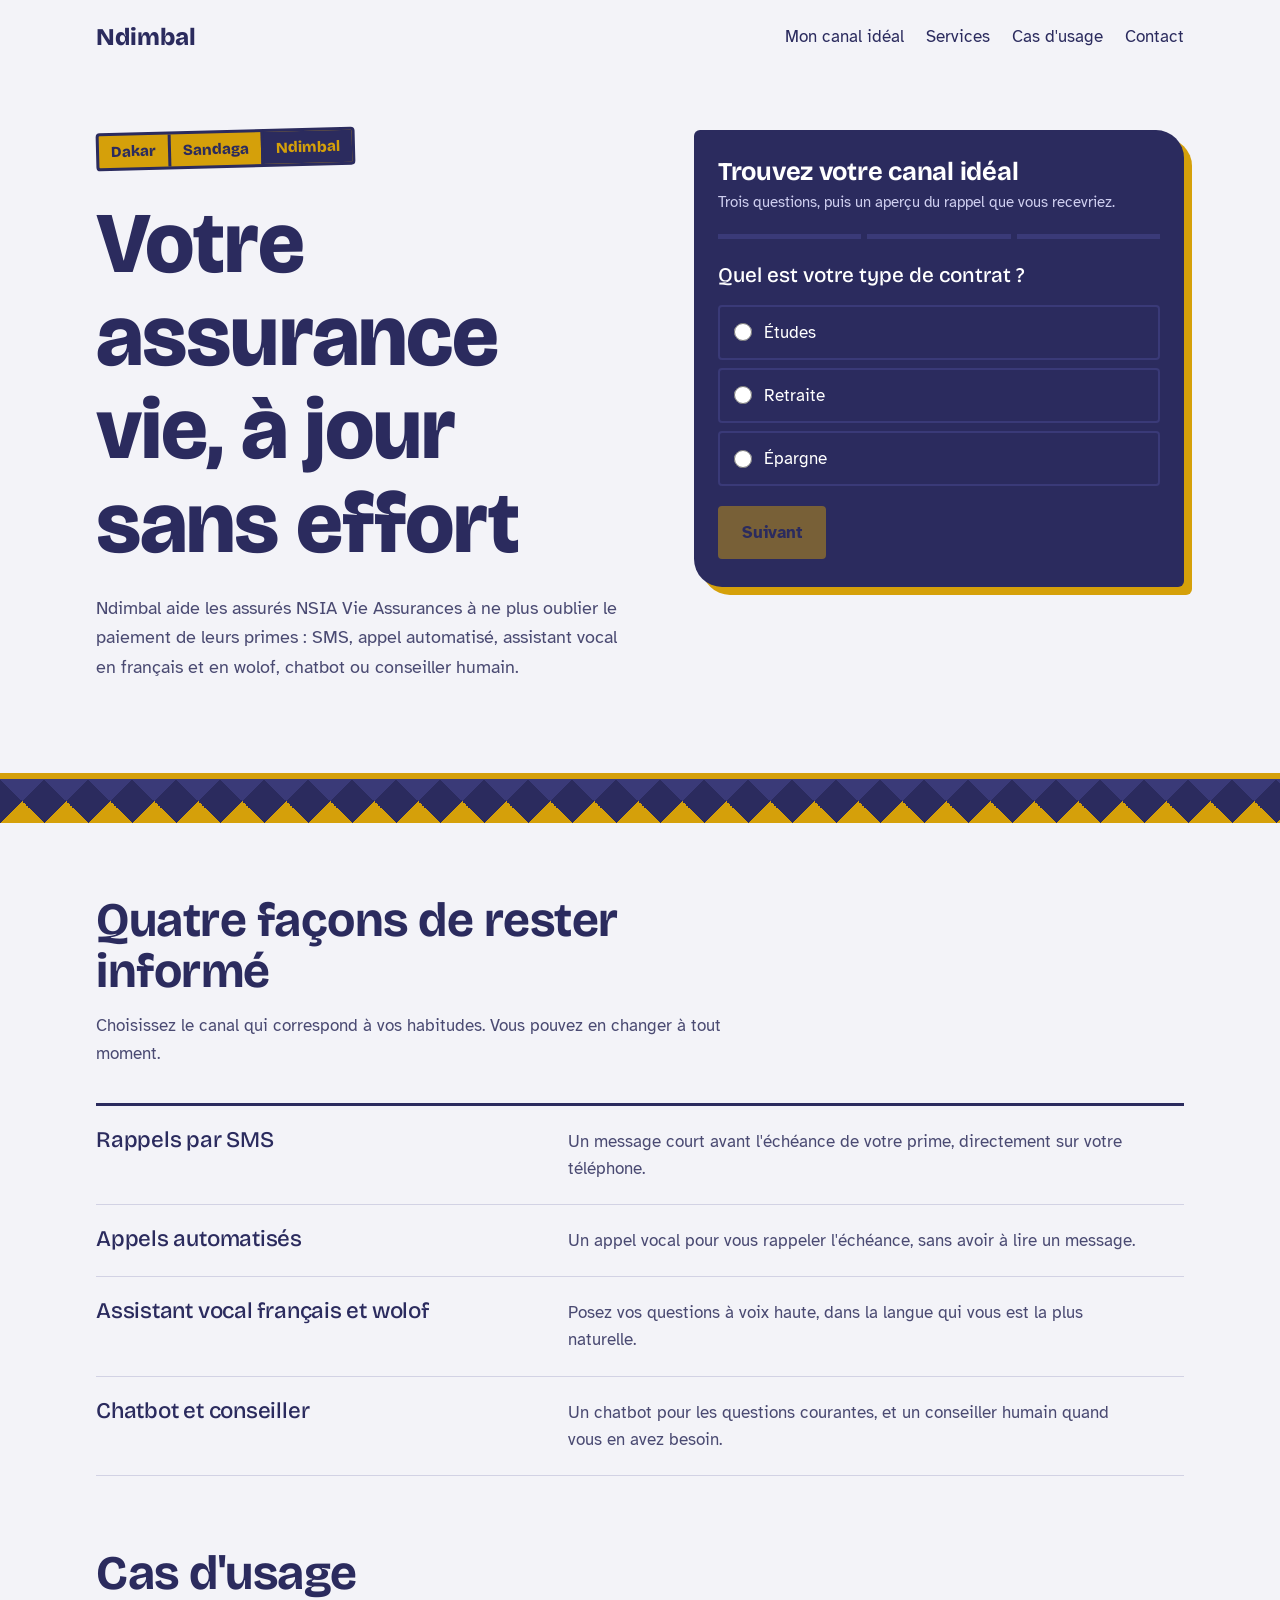
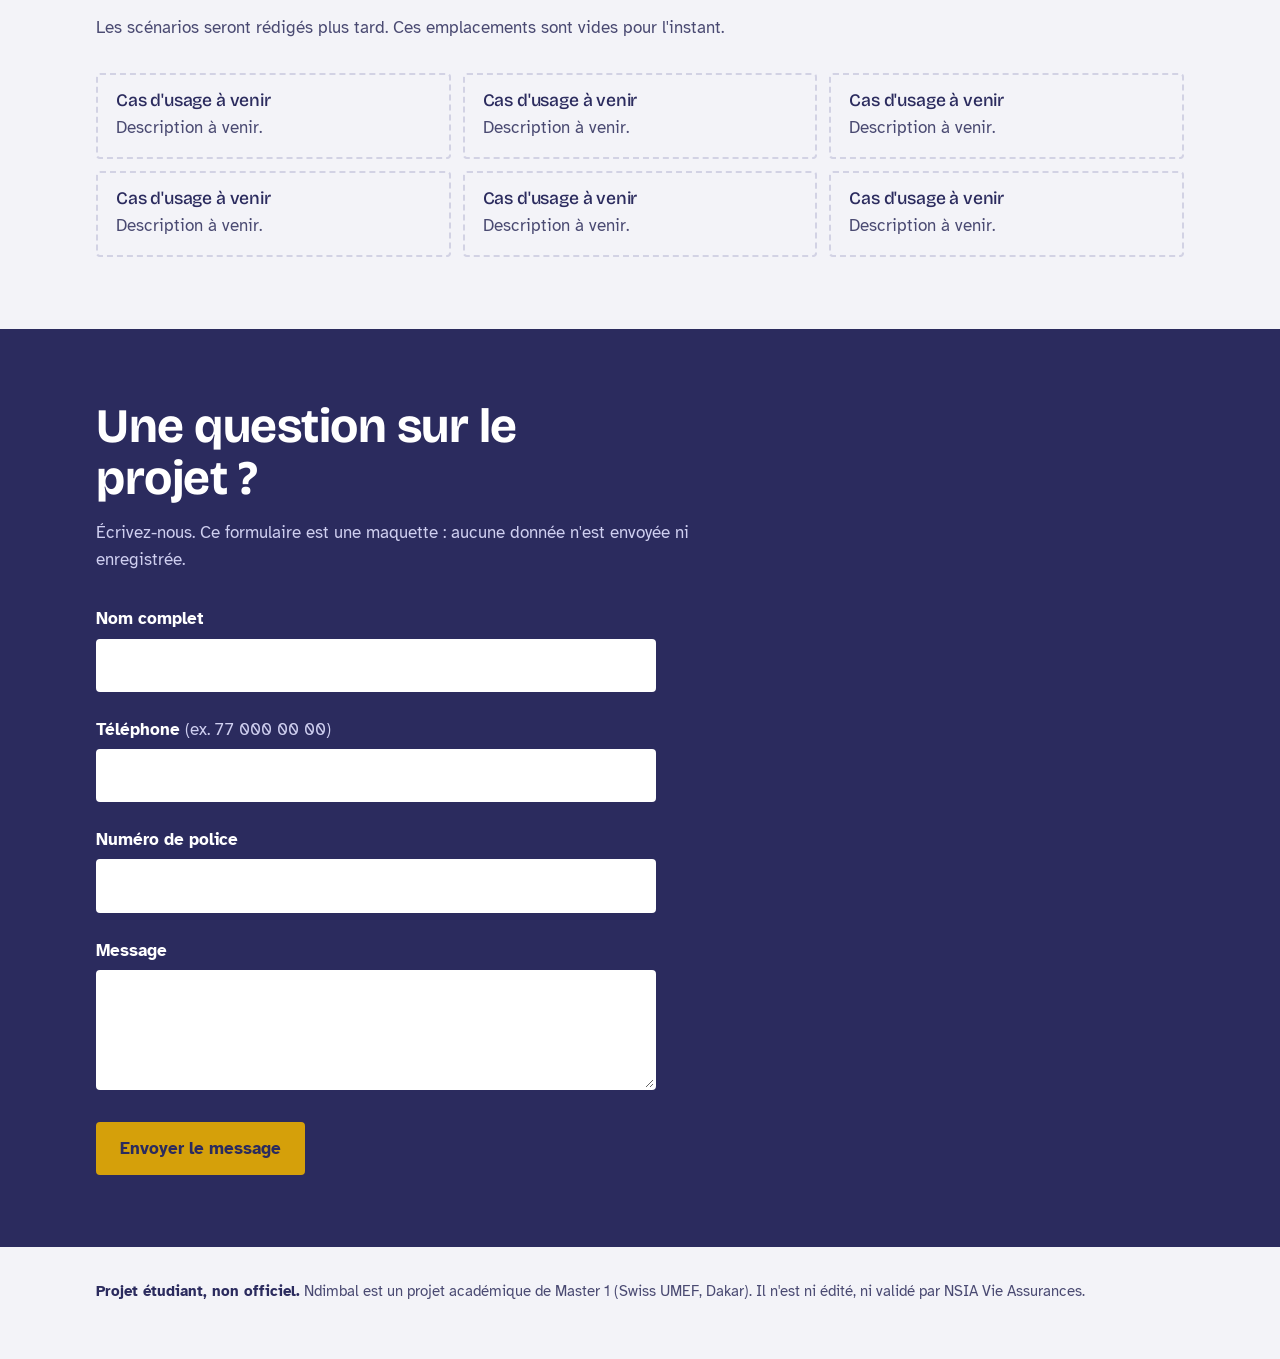
<file: 06-rendu-6-octobre/atelier-claude-code/E03/landing-v2-frontend-design.html>
<!DOCTYPE html>
<html lang="fr">
<head>
<meta charset="utf-8">
<meta name="viewport" content="width=device-width, initial-scale=1">
<title>Ndimbal – Votre assurance vie, à jour sans effort</title>
<meta name="description" content="Ndimbal : un assistant multicanal qui aide les assurés à ne plus oublier le paiement de leurs primes. Projet étudiant.">
<link rel="preconnect" href="https://fonts.googleapis.com">
<link rel="preconnect" href="https://fonts.gstatic.com" crossorigin>
<link href="https://fonts.googleapis.com/css2?family=Atkinson+Hyperlegible:ital,wght@0,400;0,700;1,400&family=Bricolage+Grotesque:opsz,wght@12..96,500;12..96,800&display=swap" rel="stylesheet">
<style>
  :root {
    --indigo: #2b2b5e;
    --indigo-2: #3a3a78;
    --blue: #2b2b5e;
    --blue-dark: #1c1c44;
    --mango: #d5a00a;
    --chalk: #f3f3f8;
    --white: #ffffff;
    --leaf: #1e7a5a;
    --muted: #4a4a72;
    --line: #d2d2e4;
    --error: #b3261e;
    --display: "Bricolage Grotesque", "Trebuchet MS", system-ui, sans-serif;
    --text: "Atkinson Hyperlegible", system-ui, -apple-system, "Segoe UI", sans-serif;
  }
  * { box-sizing: border-box; }
  html { scroll-behavior: smooth; }
  body { margin: 0; font-family: var(--text); font-size: 1.0625rem; line-height: 1.6; color: var(--indigo); background: var(--chalk); }
  h1, h2, h3 { font-family: var(--display); line-height: 1.08; margin: 0; letter-spacing: -.01em; }
  p { margin: 0 0 1em; }
  a { color: var(--blue-dark); }
  .wrap { max-width: 1120px; margin: 0 auto; padding: 0 16px; }
  :focus-visible { outline: 3px solid var(--mango); outline-offset: 3px; }

  /* En-tête */
  .top .wrap { display: flex; flex-wrap: wrap; align-items: center; justify-content: space-between; gap: 6px 24px; padding-top: 18px; padding-bottom: 18px; }
  .brand { font-family: var(--display); font-weight: 800; font-size: 1.5rem; text-decoration: none; color: var(--indigo); }
  nav { display: flex; flex-wrap: wrap; gap: 4px 22px; }
  nav a { color: var(--indigo); text-decoration: none; padding: 4px 0; border-bottom: 2px solid transparent; }
  nav a:hover { border-color: var(--mango); }

  /* Hero */
  .hero { padding: 36px 0 72px; }
  .hero .wrap { display: grid; gap: 40px; align-items: start; }
  .hero h1 { font-weight: 800; font-size: clamp(2.6rem, 8vw, 5.4rem); font-variation-settings: "wdth" 100; max-width: 11ch; }
  .hero .sub { margin-top: 24px; max-width: 46ch; color: var(--muted); font-size: 1.15rem; }
  .hero .scroll { display: inline-block; margin-top: 8px; font-weight: 700; }
  @media (min-width: 900px) {
    .hero .wrap { grid-template-columns: 1.05fr .95fr; gap: 56px; }
    .hero { padding-top: 56px; }
  }

  /* Panneau de destination, clin d'oeil aux cars rapides */
  .panneau { display: inline-flex; margin: 0 0 28px; border: 3px solid var(--indigo); border-radius: 4px; background: var(--mango); font-family: var(--display); font-weight: 800; font-size: .95rem; transform: rotate(-1.5deg); }
  .panneau span { padding: 4px 12px; }
  .panneau span + span { border-left: 3px solid var(--indigo); }
  .panneau span:last-child { background: var(--indigo); color: var(--mango); }

  /* Quiz */
  .quiz { background: var(--indigo); color: var(--white); border-radius: 6px 28px 6px 28px; padding: 28px 24px; box-shadow: 8px 8px 0 var(--mango); }
  .quiz h2 { font-size: 1.6rem; margin-bottom: 4px; }
  .quiz .hint { color: #cfcff0; font-size: .95rem; margin-bottom: 20px; }
  .progress { display: flex; gap: 6px; margin-bottom: 20px; }
  .progress span { flex: 1; height: 5px; background: var(--indigo-2); }
  .progress span.done { background: var(--mango); }
  fieldset { border: 0; margin: 0 0 20px; padding: 0; min-width: 0; }
  legend { font-family: var(--display); font-weight: 500; font-size: 1.3rem; padding: 0; margin-bottom: 12px; }
  .options { display: grid; gap: 8px; }
  .option { display: flex; align-items: center; gap: 12px; padding: 12px 14px; border: 2px solid var(--indigo-2); border-radius: 4px; cursor: pointer; }
  .option:hover { border-color: #7a7ac4; }
  .option:has(input:checked) { border-color: var(--mango); background: var(--indigo-2); }
  .option:has(input:focus-visible) { outline: 3px solid var(--mango); outline-offset: 2px; }
  .option input { accent-color: var(--mango); width: 18px; height: 18px; margin: 0; }
  .actions { display: flex; flex-wrap: wrap; gap: 10px; }

  .btn { font: inherit; font-weight: 700; cursor: pointer; border: 2px solid var(--blue); background: var(--blue); color: var(--white); padding: 11px 22px; border-radius: 4px; text-decoration: none; display: inline-block; }
  .btn:hover { background: var(--blue-dark); border-color: var(--blue-dark); }
  .btn:disabled { opacity: .45; cursor: not-allowed; }
  .quiz .btn { background: var(--mango); border-color: var(--mango); color: var(--indigo); }
  .quiz .btn:hover { background: #e8b62c; border-color: #e8b62c; }
  .quiz .btn.ghost { background: transparent; border-color: #7a7ac4; color: var(--white); }
  .quiz .btn.ghost:hover { background: var(--indigo-2); }

  /* Résultat : aperçu du message */
  .result h3 { font-size: 1.5rem; margin-bottom: 14px; }
  .bubble { background: var(--white); color: var(--indigo); border-radius: 18px 18px 18px 4px; padding: 14px 16px; margin-bottom: 6px; max-width: 34ch; animation: arrive .45s ease-out both; }
  .bubble-from { font-size: .85rem; color: #cfcff0; margin-bottom: 18px; }
  .result ul { list-style: none; padding: 0; margin: 0 0 14px; display: flex; flex-wrap: wrap; gap: 6px 18px; }
  .result li { color: #cfcff0; font-size: .95rem; }
  .result li b { color: var(--white); }
  .result p { color: #e8e8fb; }
  .result p.bubble { color: var(--indigo); }
  .result p.note { font-size: .85rem; color: #b6b6e0; }
  @keyframes arrive { from { opacity: 0; transform: translateY(14px) scale(.97); } to { opacity: 1; transform: none; } }

  /* Frise bazin */
  .bazin { height: 44px; background:
      conic-gradient(from 45deg at 50% 50%, var(--indigo) 0 25%, var(--mango) 0 50%, var(--indigo) 0 75%, var(--indigo-2) 0) 0 0 / 44px 44px; }
  .bazin-edge { height: 6px; background: var(--mango); }

  section.block { padding: 72px 0; }
  section.block h2 { font-size: clamp(1.9rem, 5vw, 3rem); max-width: 18ch; }
  .lead { color: var(--muted); max-width: 58ch; margin-top: 14px; }

  /* Services : lignes, pas cartes */
  .services { margin-top: 36px; border-top: 3px solid var(--indigo); }
  .service { display: grid; gap: 4px 32px; padding: 22px 0; border-bottom: 1px solid var(--line); }
  .service h3 { font-size: 1.4rem; font-weight: 500; }
  .service p { margin: 0; color: var(--muted); max-width: 52ch; }
  @media (min-width: 760px) { .service { grid-template-columns: 1fr 1.4fr; align-items: baseline; } }

  /* Cas d'usage (emplacements) */
  .cas { margin-top: 32px; display: grid; gap: 12px; }
  .placeholder { border: 2px dashed var(--line); border-radius: 4px; padding: 16px 18px; color: var(--muted); }
  .placeholder h3 { font-size: 1.1rem; font-weight: 500; color: var(--indigo); }
  .placeholder p { margin: 4px 0 0; }
  @media (min-width: 760px) { .cas { grid-template-columns: repeat(3, 1fr); } }

  /* Contact */
  .contact { background: var(--indigo); color: var(--white); }
  .contact .lead { color: #cfcff0; }
  form { margin-top: 32px; max-width: 560px; display: grid; gap: 18px; }
  .field label { display: block; font-weight: 700; margin-bottom: 6px; }
  .field .opt { font-weight: 400; color: #cfcff0; }
  input, textarea { width: 100%; font: inherit; color: var(--indigo); background: var(--white); border: 2px solid var(--white); border-radius: 4px; padding: 11px 12px; }
  textarea { min-height: 120px; resize: vertical; }
  input[aria-invalid="true"], textarea[aria-invalid="true"] { border-color: #ff8a80; }
  .err { color: #ffb4ac; font-size: .95rem; margin-top: 6px; min-height: 0; }
  .contact .btn { background: var(--mango); border-color: var(--mango); color: var(--indigo); justify-self: start; }
  .contact .btn:hover { background: #e8b62c; border-color: #e8b62c; }
  .status { padding: 12px 14px; border-left: 5px solid var(--mango); background: var(--indigo-2); }

  footer { padding: 32px 0 40px; color: var(--muted); font-size: .95rem; }
  footer strong { color: var(--indigo); }

  @media (prefers-reduced-motion: reduce) {
    html { scroll-behavior: auto; }
    .bubble { animation: none; }
  }
</style>
</head>
<body>

<header class="top">
  <div class="wrap">
    <a class="brand" href="#accueil">Ndimbal</a>
    <nav aria-label="Navigation principale">
      <a href="#quiz">Mon canal idéal</a>
      <a href="#services">Services</a>
      <a href="#cas">Cas d'usage</a>
      <a href="#contact">Contact</a>
    </nav>
  </div>
</header>

<main>
  <section class="hero" id="accueil">
    <div class="wrap">
      <div>
        <p class="panneau" aria-hidden="true"><span>Dakar</span><span>Sandaga</span><span>Ndimbal</span></p>
        <h1>Votre assurance vie, à jour sans effort</h1>
        <p class="sub">Ndimbal aide les assurés NSIA Vie Assurances à ne plus oublier le paiement de leurs primes : SMS, appel automatisé, assistant vocal en français et en wolof, chatbot ou conseiller humain.</p>
      </div>

      <div class="quiz" id="quiz" aria-live="polite">
        <h2>Trouvez votre canal idéal</h2>
        <p class="hint">Trois questions, puis un aperçu du rappel que vous recevriez.</p>
        <div class="progress" aria-hidden="true"><span id="p1"></span><span id="p2"></span><span id="p3"></span></div>
        <div id="quizBody"></div>
      </div>
    </div>
  </section>

  <div class="bazin-edge"></div>
  <div class="bazin" aria-hidden="true"></div>

  <section class="block" id="services">
    <div class="wrap">
      <h2>Quatre façons de rester informé</h2>
      <p class="lead">Choisissez le canal qui correspond à vos habitudes. Vous pouvez en changer à tout moment.</p>
      <div class="services">
        <article class="service">
          <h3>Rappels par SMS</h3>
          <p>Un message court avant l'échéance de votre prime, directement sur votre téléphone.</p>
        </article>
        <article class="service">
          <h3>Appels automatisés</h3>
          <p>Un appel vocal pour vous rappeler l'échéance, sans avoir à lire un message.</p>
        </article>
        <article class="service">
          <h3>Assistant vocal français et wolof</h3>
          <p>Posez vos questions à voix haute, dans la langue qui vous est la plus naturelle.</p>
        </article>
        <article class="service">
          <h3>Chatbot et conseiller</h3>
          <p>Un chatbot pour les questions courantes, et un conseiller humain quand vous en avez besoin.</p>
        </article>
      </div>
    </div>
  </section>

  <section class="block" id="cas" style="padding-top:0">
    <div class="wrap">
      <h2>Cas d'usage</h2>
      <p class="lead">Les scénarios seront rédigés plus tard. Ces emplacements sont vides pour l'instant.</p>
      <div class="cas" id="casGrid"></div>
    </div>
  </section>

  <section class="block contact" id="contact">
    <div class="wrap">
      <h2>Une question sur le projet ?</h2>
      <p class="lead">Écrivez-nous. Ce formulaire est une maquette : aucune donnée n'est envoyée ni enregistrée.</p>
      <form id="contactForm" novalidate>
        <div class="field">
          <label for="name">Nom complet</label>
          <input type="text" id="name" name="name" autocomplete="name" aria-describedby="name-err">
          <div class="err" id="name-err"></div>
        </div>
        <div class="field">
          <label for="phone">Téléphone <span class="opt">(ex. 77 000 00 00)</span></label>
          <input type="tel" id="phone" name="phone" autocomplete="tel" inputmode="tel" aria-describedby="phone-err">
          <div class="err" id="phone-err"></div>
        </div>
        <div class="field">
          <label for="policy">Numéro de police</label>
          <input type="text" id="policy" name="policy" aria-describedby="policy-err">
          <div class="err" id="policy-err"></div>
        </div>
        <div class="field">
          <label for="message">Message</label>
          <textarea id="message" name="message" aria-describedby="message-err"></textarea>
          <div class="err" id="message-err"></div>
        </div>
        <button class="btn" type="submit">Envoyer le message</button>
        <div class="status" id="formStatus" role="status" hidden></div>
      </form>
    </div>
  </section>
</main>

<footer>
  <div class="wrap">
    <p><strong>Projet étudiant, non officiel.</strong> Ndimbal est un projet académique de Master 1 (Swiss UMEF, Dakar). Il n'est ni édité, ni validé par NSIA Vie Assurances.</p>
  </div>
</footer>

<script>
(function () {
  'use strict';

  function el(tag, attrs, text) {
    var e = document.createElement(tag);
    if (attrs) Object.keys(attrs).forEach(function (k) {
      if (k === 'class') e.className = attrs[k]; else e.setAttribute(k, attrs[k]);
    });
    if (text) e.textContent = text;
    return e;
  }

  /* ---------- Quiz ---------- */
  var steps = [
    { key: 'contrat', title: 'Quel est votre type de contrat ?', options: ['Études', 'Retraite', 'Épargne'] },
    { key: 'canal', title: 'Quel canal préférez-vous pour être rappelé ?', options: ['SMS', 'Appel automatique', 'Chatbot WhatsApp', 'Conseiller'] },
    { key: 'langue', title: 'Dans quelle langue ?', options: ['Français', 'Wolof'] }
  ];
  var answers = {}, current = 0;
  var body = document.getElementById('quizBody');
  var bars = ['p1', 'p2', 'p3'].map(function (id) { return document.getElementById(id); });

  function setProgress(n) { bars.forEach(function (b, i) { b.className = i < n ? 'done' : ''; }); }

  function renderStep() {
    var s = steps[current];
    body.innerHTML = '';
    setProgress(current);
    var fs = el('fieldset');
    fs.appendChild(el('legend', null, s.title));
    var opts = el('div', { 'class': 'options' });
    s.options.forEach(function (o) {
      var lab = el('label', { 'class': 'option' });
      var inp = el('input', { type: 'radio', name: s.key, value: o });
      if (answers[s.key] === o) inp.checked = true;
      inp.addEventListener('change', function () { answers[s.key] = o; next.disabled = false; });
      lab.appendChild(inp);
      lab.appendChild(el('span', null, o));
      opts.appendChild(lab);
    });
    fs.appendChild(opts);
    body.appendChild(fs);

    var actions = el('div', { 'class': 'actions' });
    if (current > 0) {
      var back = el('button', { type: 'button', 'class': 'btn ghost' }, 'Retour');
      back.addEventListener('click', function () { current--; renderStep(); });
      actions.appendChild(back);
    }
    var next = el('button', { type: 'button', 'class': 'btn' }, current === steps.length - 1 ? 'Voir mon rappel' : 'Suivant');
    next.disabled = !answers[s.key];
    next.addEventListener('click', function () {
      if (!answers[s.key]) return;
      if (current < steps.length - 1) { current++; renderStep(); } else { renderResult(); }
    });
    actions.appendChild(next);
    body.appendChild(actions);
  }

  var canalText = {
    'SMS': { from: 'SMS de Ndimbal', titre: 'Rappels par SMS', detail: 'Un SMS vous est envoyé avant l\'échéance de votre prime.' },
    'Appel automatique': { from: 'Appel automatique de Ndimbal', titre: 'Appel automatisé', detail: 'Un appel vocal vous rappelle l\'échéance de votre prime.' },
    'Chatbot WhatsApp': { from: 'WhatsApp, Ndimbal', titre: 'Chatbot WhatsApp', detail: 'Vous recevez et consultez vos rappels dans une conversation WhatsApp.' },
    'Conseiller': { from: 'Conseiller Ndimbal', titre: 'Conseiller humain', detail: 'Un conseiller vous contacte pour faire le point sur votre prime.' }
  };
  var contratText = {
    'Études': 'Une prime à jour aide à préserver le projet de formation prévu.',
    'Retraite': 'Une prime à jour aide à préserver votre projet de retraite.',
    'Épargne': 'Une prime à jour aide à maintenir votre effort d\'épargne.'
  };

  function renderResult() {
    setProgress(3);
    body.innerHTML = '';
    var c = canalText[answers.canal];
    var box = el('div', { 'class': 'result' });
    box.appendChild(el('h3', null, c.titre + ' en ' + answers.langue.toLowerCase()));
    box.appendChild(el('p', { 'class': 'bubble' }, 'Bonjour, votre prime ' + answers.contrat + ' arrive à échéance bientôt. Pensez à la régler à temps.'));
    box.appendChild(el('div', { 'class': 'bubble-from' }, 'Exemple de message · ' + c.from));
    var ul = el('ul');
    [['Contrat', answers.contrat], ['Canal', answers.canal], ['Langue', answers.langue]].forEach(function (p) {
      var li = el('li', null, p[0] + ' : ');
      li.appendChild(el('b', null, p[1]));
      ul.appendChild(li);
    });
    box.appendChild(ul);
    box.appendChild(el('p', null, c.detail + ' ' + contratText[answers.contrat]));
    if (answers.langue === 'Wolof') {
      box.appendChild(el('p', null, 'Pour le wolof, l\'assistant vocal est le canal le plus naturel : vous pouvez le demander en complément.'));
    }
    box.appendChild(el('p', { 'class': 'note' }, 'Recommandation indicative issue d\'un projet étudiant. Elle n\'engage pas NSIA Vie Assurances.'));
    var actions = el('div', { 'class': 'actions' });
    var again = el('button', { type: 'button', 'class': 'btn ghost' }, 'Recommencer');
    again.addEventListener('click', function () { answers = {}; current = 0; renderStep(); });
    actions.appendChild(again);
    actions.appendChild(el('a', { 'class': 'btn', href: '#contact' }, 'Nous contacter'));
    box.appendChild(actions);
    body.appendChild(box);
  }
  renderStep();

  /* ---------- Cas d'usage (emplacements) ---------- */
  var grid = document.getElementById('casGrid');
  for (var i = 1; i <= 6; i++) {
    var card = el('article', { 'class': 'placeholder' });
    card.appendChild(el('h3', null, 'Cas d\'usage à venir'));
    card.appendChild(el('p', null, 'Description à venir.'));
    grid.appendChild(card);
  }

  /* ---------- Formulaire (maquette) ---------- */
  var form = document.getElementById('contactForm');
  var status = document.getElementById('formStatus');
  var rules = {
    name: function (v) { return v.trim().length >= 2 ? '' : 'Entrez votre nom complet (2 caractères minimum).'; },
    phone: function (v) { return /^(\+?221)?[\s.-]?(7[05-8]|3[03])([\s.-]?\d){7}$/.test(v.trim()) || /^\d[\d\s.-]{7,}$/.test(v.trim()) ? '' : 'Entrez un numéro valide, par exemple 77 000 00 00.'; },
    policy: function (v) { return v.trim().length >= 4 ? '' : 'Entrez votre numéro de police (4 caractères minimum).'; },
    message: function (v) { return v.trim().length >= 10 ? '' : 'Écrivez un message d\'au moins 10 caractères.'; }
  };
  function check(id) {
    var f = document.getElementById(id), msg = rules[id](f.value);
    document.getElementById(id + '-err').textContent = msg;
    f.setAttribute('aria-invalid', msg ? 'true' : 'false');
    return !msg;
  }
  Object.keys(rules).forEach(function (id) {
    document.getElementById(id).addEventListener('blur', function () { check(id); });
  });
  form.addEventListener('submit', function (e) {
    e.preventDefault();
    var firstBad = null;
    Object.keys(rules).forEach(function (id) { if (!check(id) && !firstBad) firstBad = id; });
    if (firstBad) { status.hidden = true; document.getElementById(firstBad).focus(); return; }
    status.hidden = false;
    status.textContent = 'Merci, votre message est prêt. Comme ceci est une maquette, il n\'a pas été envoyé.';
    form.reset();
  });
})();
</script>
</body>
</html>
</file>
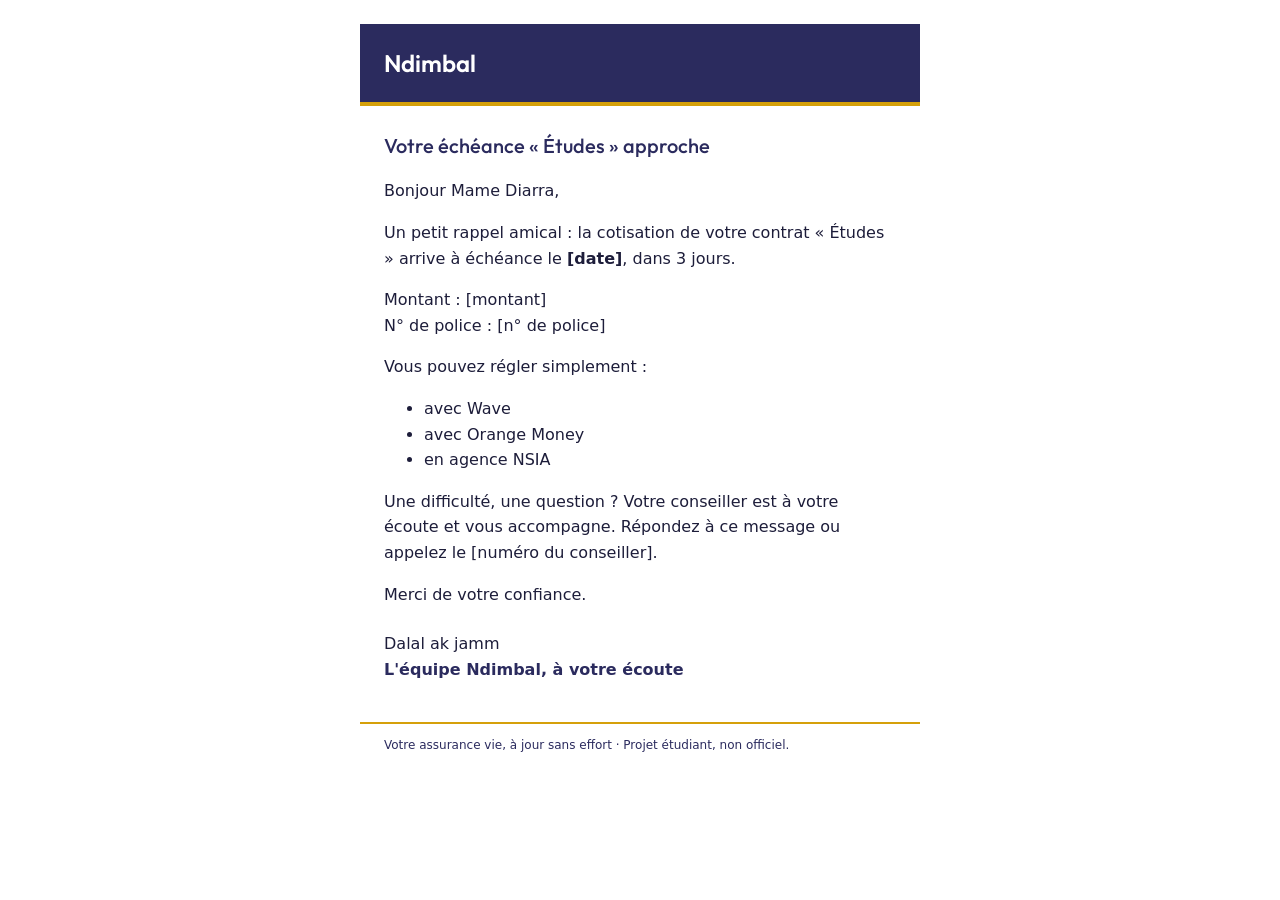
<file: 06-rendu-6-octobre/atelier-claude-code/E05/email-rappel.html>
<!doctype html>
<html lang="fr">
<head>
<meta charset="utf-8">
<meta name="viewport" content="width=device-width, initial-scale=1">
<title>Rappel d'échéance – Ndimbal</title>
<link href="https://fonts.googleapis.com/css2?family=Outfit:wght@500;600&display=swap" rel="stylesheet">
</head>
<body style="margin:0;padding:24px 16px;background:#FFFFFF;color:#1D1D3A;font-family:system-ui,-apple-system,'Segoe UI',Roboto,Arial,sans-serif;line-height:1.6;">
<div style="max-width:560px;margin:0 auto;">
  <div style="background:#2B2B5E;padding:20px 24px;border-bottom:4px solid #D5A00A;">
    <h1 style="margin:0;font-family:Outfit,system-ui,sans-serif;font-weight:600;font-size:24px;color:#FFFFFF;">Ndimbal</h1>
  </div>
  <div style="padding:24px;">
    <h2 style="font-family:Outfit,system-ui,sans-serif;font-weight:500;font-size:20px;color:#2B2B5E;margin:0 0 16px;">Votre échéance « Études » approche</h2>
    <p>Bonjour Mame Diarra,</p>
    <p>Un petit rappel amical : la cotisation de votre contrat « Études » arrive à échéance le <strong>[date]</strong>, dans 3 jours.</p>
    <p style="margin:0;">Montant : [montant]<br>N° de police : [n° de police]</p>
    <p>Vous pouvez régler simplement :</p>
    <ul>
      <li>avec Wave</li>
      <li>avec Orange Money</li>
      <li>en agence NSIA</li>
    </ul>
    <p>Une difficulté, une question ? Votre conseiller est à votre écoute et vous accompagne. Répondez à ce message ou appelez le [numéro du conseiller].</p>
    <p>Merci de votre confiance.</p>
    <p style="margin-top:24px;">Dalal ak jamm<br><strong style="color:#2B2B5E;">L'équipe Ndimbal, à votre écoute</strong></p>
  </div>
  <div style="border-top:2px solid #D5A00A;padding:12px 24px;font-size:12px;color:#2B2B5E;">
    Votre assurance vie, à jour sans effort · Projet étudiant, non officiel.
  </div>
</div>
</body>
</html>
</file>
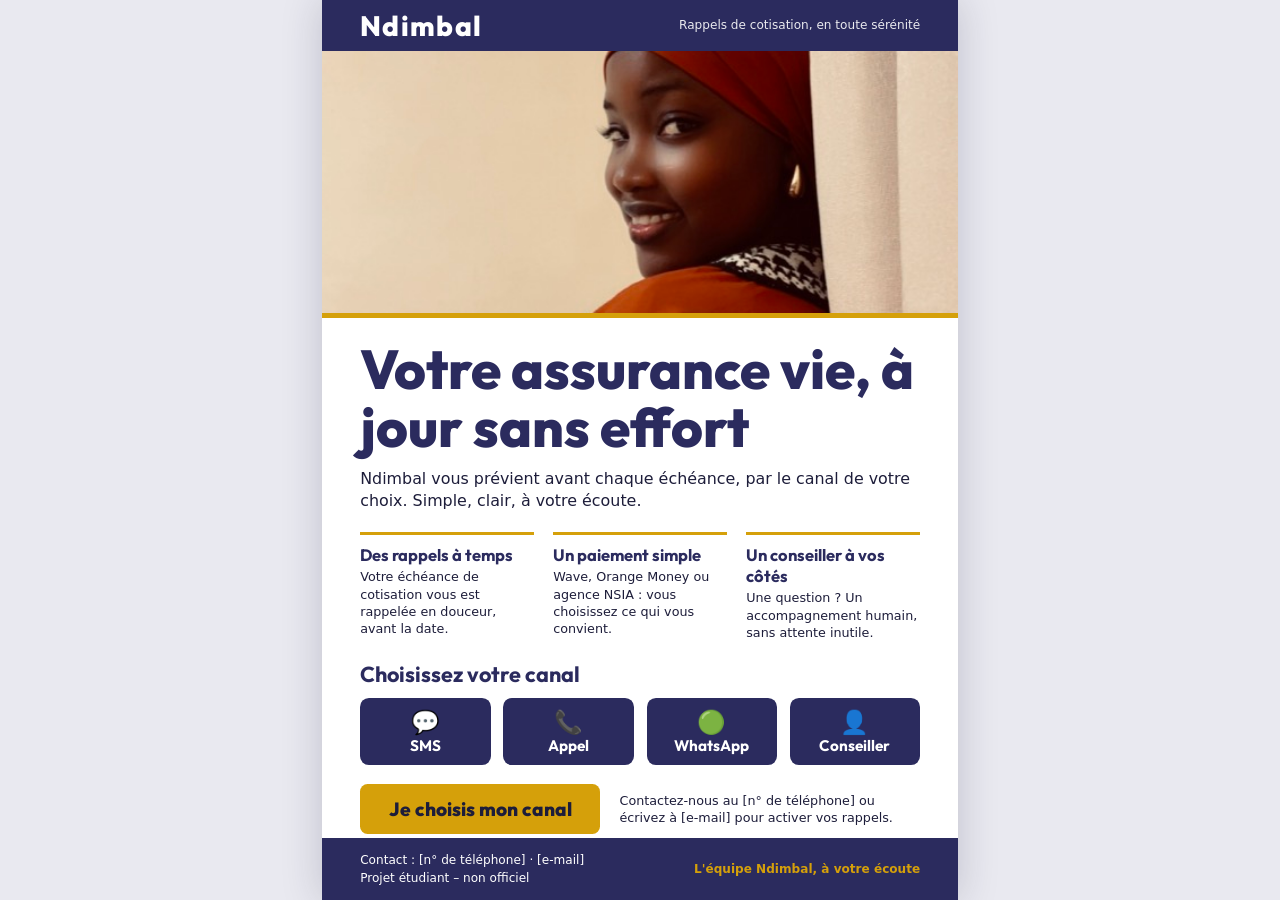
<file: 06-rendu-6-octobre/atelier-claude-code/E05/flyer-ndimbal.html>
<!doctype html>
<html lang="fr">
<head>
<meta charset="utf-8">
<meta name="viewport" content="width=device-width, initial-scale=1">
<title>Flyer Ndimbal</title>
<link rel="preconnect" href="https://fonts.googleapis.com">
<link href="https://fonts.googleapis.com/css2?family=Outfit:wght@500;700;800&display=swap" rel="stylesheet">
<style>
:root{--navy:#2B2B5E;--gold:#D5A00A;--bg:#FFFFFF;--text:#1D1D3A}
*{box-sizing:border-box;margin:0;padding:0}
html,body{height:100%}
body{background:#E9E9F0;display:flex;align-items:center;justify-content:center;font-family:system-ui,-apple-system,"Segoe UI",Roboto,Arial,sans-serif;color:var(--text)}
.page{width:min(100vw,calc(100vh*210/297));aspect-ratio:210/297;container-type:inline-size;background:var(--bg);display:flex;flex-direction:column;overflow:hidden;box-shadow:0 0 3cqw rgba(29,29,58,.2)}
h1,h2,h3,.brand{font-family:Outfit,system-ui,sans-serif}
.top{background:var(--navy);color:#fff;display:flex;justify-content:space-between;align-items:center;padding:0 6cqw;height:8cqw}
.brand{font-weight:800;font-size:4.4cqw;letter-spacing:.2cqw}
.top span{font-size:1.9cqw;opacity:.9}
.hero{height:42cqw;flex:none;border-bottom:.8cqw solid var(--gold)}
.hero img{width:100%;height:100%;object-fit:cover;object-position:50% 36%;display:block}
.title{padding:3.5cqw 6cqw 0}
h1{font-size:8.6cqw;line-height:1.05;font-weight:800;color:var(--navy)}
.intro{padding:2cqw 6cqw 0;font-size:2.5cqw;line-height:1.4}
.benefits{display:grid;grid-template-columns:repeat(3,1fr);gap:3cqw;padding:3cqw 6cqw 0}
.benefits div{border-top:.5cqw solid var(--gold);padding-top:1.4cqw}
h3{font-size:2.6cqw;color:var(--navy);margin-bottom:.6cqw}
.benefits p{font-size:2cqw;line-height:1.35}
.canal{padding:3cqw 6cqw 0}
h2{font-size:3.4cqw;color:var(--navy);margin-bottom:1.6cqw}
.tiles{display:grid;grid-template-columns:repeat(4,1fr);gap:2cqw}
.tiles div{background:var(--navy);color:#fff;border-radius:1.4cqw;text-align:center;padding:1.6cqw 0;font-family:Outfit,system-ui,sans-serif;font-weight:700;font-size:2.4cqw}
.tiles b{display:block;font-size:3.6cqw;line-height:1.2}
.cta{padding:3cqw 6cqw 0;display:flex;align-items:center;gap:3cqw}
.btn{background:var(--gold);color:var(--text);font-family:Outfit,system-ui,sans-serif;font-weight:800;font-size:3cqw;padding:2cqw 4.5cqw;border-radius:1.2cqw;white-space:nowrap}
.cta p{font-size:2cqw;line-height:1.35}
footer{margin-top:auto;background:var(--navy);color:#fff;padding:2cqw 6cqw;font-size:1.9cqw;line-height:1.5;display:flex;justify-content:space-between;align-items:center}
footer em{font-style:normal;color:var(--gold);font-weight:700}
@page{size:A4;margin:0}
@media print{body{background:#fff;display:block}.page{width:210mm;height:297mm;box-shadow:none}}
</style>
</head>
<body>
<main class="page">
  <div class="top"><div class="brand">Ndimbal</div><span>Rappels de cotisation, en toute sérénité</span></div>
  <div class="hero"><img src="[data-uri]" alt="Portrait souriant d'une assurée, en tenue orange, appuyée contre un rideau"></div>
  <div class="title"><h1>Votre assurance vie, à jour sans effort</h1></div>
  <p class="intro">Ndimbal vous prévient avant chaque échéance, par le canal de votre choix. Simple, clair, à votre écoute.</p>
  <section class="benefits">
    <div><h3>Des rappels à temps</h3><p>Votre échéance de cotisation vous est rappelée en douceur, avant la date.</p></div>
    <div><h3>Un paiement simple</h3><p>Wave, Orange Money ou agence NSIA : vous choisissez ce qui vous convient.</p></div>
    <div><h3>Un conseiller à vos côtés</h3><p>Une question ? Un accompagnement humain, sans attente inutile.</p></div>
  </section>
  <section class="canal">
    <h2>Choisissez votre canal</h2>
    <div class="tiles">
      <div><b>💬</b>SMS</div>
      <div><b>📞</b>Appel</div>
      <div><b>🟢</b>WhatsApp</div>
      <div><b>👤</b>Conseiller</div>
    </div>
  </section>
  <section class="cta">
    <div class="btn">Je choisis mon canal</div>
    <p>Contactez-nous au [n° de téléphone] ou écrivez à [e-mail] pour activer vos rappels.</p>
  </section>
  <footer>
    <div>Contact : [n° de téléphone] · [e-mail]<br>Projet étudiant – non officiel</div>
    <em>L'équipe Ndimbal, à votre écoute</em>
  </footer>
</main>
</body>
</html>
</file>
<file: app/assets/css/styles.css>
/* Ndimbal — design system (voir cahier des charges) */

:root {
  --color-primary: #2B2B5E;
  --color-primary-dark: #1C1C40;
  --color-secondary: #FFFFFF;
  --color-accent: #D5A00A;
  --color-text: #1F2937;
  --color-muted: #6B7280;
  --bg-a: #FFFFFF;
  --bg-b: #F8FAFC;
  --bg-hover: #F3F4F6;
  --border: #E5E7EB;
  --status-ok-text: #047857;
  --status-ok-bg: #ECFDF5;
  --status-late-text: #B91C1C;
  --status-late-bg: #FEF2F2;
  --radius: 6px;
  --radius-sm: 4px;
  --shadow: 0 1px 2px rgba(31, 41, 55, .06), 0 1px 3px rgba(31, 41, 55, .08);
  --header-h: 64px;
}

* { box-sizing: border-box; }

html { scroll-behavior: smooth; }

body {
  margin: 0;
  background: var(--bg-a);
  color: var(--color-text);
  font-family: "Inter", -apple-system, "Segoe UI", Roboto, system-ui, sans-serif;
  font-size: 16px;
  line-height: 1.55;
  -webkit-font-smoothing: antialiased;
}

h1, h2, h3 { font-weight: 600; letter-spacing: -.01em; margin: 0; }

p { margin: 0; }

a { color: inherit; }

img { max-width: 100%; display: block; }

button { font-family: inherit; cursor: pointer; }

.amount {
  white-space: nowrap;
  font-variant-numeric: tabular-nums;
}

.container {
  max-width: 1120px;
  margin: 0 auto;
  padding: 0 20px;
}

.section {
  padding: 56px 0;
}

.section--alt { background: var(--bg-b); }

.eyebrow {
  font-size: 11px;
  font-weight: 600;
  letter-spacing: .08em;
  text-transform: uppercase;
  color: var(--color-muted);
  margin: 0 0 10px;
}

/* ---------- bandeau prototype ---------- */

.proto-bar {
  background: #111827;
  color: #D1D5DB;
  text-align: center;
  font-size: 12px;
  padding: 6px 12px;
}

/* ---------- header ---------- */

header.site {
  position: sticky;
  top: 0;
  z-index: 40;
  background: var(--color-secondary);
  border-bottom: 1px solid transparent;
  transition: border-color 200ms ease, box-shadow 200ms ease;
}

header.site.is-scrolled {
  border-color: var(--border);
  box-shadow: 0 1px 2px rgba(31, 41, 55, .05);
}

.site-header-inner {
  height: var(--header-h);
  display: flex;
  align-items: center;
  justify-content: space-between;
  gap: 16px;
}

.brand {
  display: flex;
  align-items: center;
  gap: 10px;
  text-decoration: none;
  color: var(--color-text);
}

.brand img { height: 40px; width: auto; }

.brand span {
  font-size: 1.1rem;
  font-weight: 600;
  letter-spacing: -.01em;
}

nav.main-nav {
  display: none;
  align-items: center;
  gap: 28px;
}

nav.main-nav a {
  position: relative;
  text-decoration: none;
  color: var(--color-text);
  font-size: .94rem;
  padding: 8px 0;
}

nav.main-nav a::after {
  content: "";
  position: absolute;
  left: 0;
  right: 0;
  bottom: 0;
  height: 2px;
  background: var(--color-accent);
  transform: scaleX(0);
  transform-origin: left;
  transition: transform 200ms ease;
}

nav.main-nav a:hover::after,
nav.main-nav a[aria-current="page"]::after {
  transform: scaleX(1);
}

.header-actions {
  display: flex;
  align-items: center;
  gap: 12px;
}

.btn {
  display: inline-flex;
  align-items: center;
  justify-content: center;
  gap: 8px;
  border: 1px solid transparent;
  border-radius: var(--radius);
  padding: 10px 18px;
  font-size: .92rem;
  font-weight: 600;
  text-decoration: none;
  transition: background-color 150ms ease, transform 150ms ease, border-color 150ms ease, color 150ms ease;
  white-space: nowrap;
}

.btn:active { transform: scale(.98); }

.btn-primary {
  background: var(--color-primary);
  color: var(--color-secondary);
}

.btn-primary:hover { background: var(--color-primary-dark); }

.btn-outline {
  background: transparent;
  border-color: var(--color-primary);
  color: var(--color-primary);
}

.btn-outline:hover { background: var(--bg-b); }

.btn-ghost {
  background: transparent;
  color: var(--color-text);
  border-color: var(--border);
}

.btn-ghost:hover { background: var(--bg-b); }

.btn-sm { padding: 7px 12px; font-size: .82rem; }

.burger {
  display: inline-flex;
  flex-direction: column;
  justify-content: center;
  gap: 4px;
  width: 36px;
  height: 36px;
  border: 1px solid var(--border);
  border-radius: var(--radius-sm);
  background: var(--color-secondary);
}

.burger span {
  display: block;
  height: 2px;
  margin: 0 8px;
  background: var(--color-text);
}

@media (min-width: 768px) {
  nav.main-nav { display: flex; }
  .burger { display: none; }
}

/* ---------- menu mobile ---------- */

.mobile-menu {
  position: fixed;
  inset: 0;
  z-index: 50;
  visibility: hidden;
}

.mobile-menu__backdrop {
  position: absolute;
  inset: 0;
  background: rgba(17, 24, 39, .35);
  opacity: 0;
  transition: opacity 200ms ease;
}

.mobile-menu__panel {
  position: absolute;
  top: 0;
  right: 0;
  bottom: 0;
  width: min(78vw, 320px);
  background: var(--color-secondary);
  box-shadow: -8px 0 24px rgba(17, 24, 39, .12);
  transform: translateX(100%);
  transition: transform 220ms ease;
  padding: 20px;
  display: flex;
  flex-direction: column;
  gap: 18px;
}

.mobile-menu.is-open { visibility: visible; }
.mobile-menu.is-open .mobile-menu__backdrop { opacity: 1; }
.mobile-menu.is-open .mobile-menu__panel { transform: translateX(0); }

.mobile-menu__head {
  display: flex;
  align-items: center;
  justify-content: space-between;
}

.mobile-menu__close {
  border: none;
  background: transparent;
  font-size: 1.3rem;
  line-height: 1;
  color: var(--color-muted);
  padding: 4px 8px;
}

.mobile-menu nav {
  display: grid;
  gap: 4px;
}

.mobile-menu nav a {
  text-decoration: none;
  color: var(--color-text);
  font-size: 1rem;
  padding: 10px 4px;
  border-bottom: 1px solid var(--border);
}

/* ---------- reveal on scroll ---------- */

.reveal {
  opacity: 0;
  transform: translateY(12px);
  transition: opacity 300ms ease, transform 300ms ease;
}

.reveal.in-view { opacity: 1; transform: none; }

/* ---------- hero ---------- */

.hero {
  padding-top: 48px;
  padding-bottom: 56px;
}

.hero-grid {
  display: grid;
  gap: 32px;
}

.hero-text {
  display: grid;
  gap: 18px;
}

.hero h1 {
  font-size: clamp(1.7rem, 5vw, 2.4rem);
  text-wrap: balance;
}

.hero p.lede {
  color: var(--color-muted);
  font-size: 1.02rem;
  max-width: 52ch;
}

.hero-actions {
  display: flex;
  flex-wrap: wrap;
  gap: 12px;
}

.hero-media { order: -1; }

.hero-media img {
  width: 100%;
  height: 240px;
  object-fit: cover;
  border-radius: 6px;
}

@media (min-width: 768px) {
  .hero-grid {
    grid-template-columns: 1.05fr 1fr;
    align-items: center;
  }
  .hero-text { order: 1; }
  .hero-media { order: 2; }
  .hero-media img { height: 340px; }
}

/* ---------- parcours ---------- */

.parcours {
  display: grid;
  gap: 28px;
  position: relative;
  counter-reset: step;
}

@media (min-width: 768px) {
  .parcours {
    grid-template-columns: repeat(3, 1fr);
  }
  .parcours::before {
    content: "";
    position: absolute;
    top: 19px;
    left: calc(100% / 6);
    right: calc(100% / 6);
    height: 1px;
    background: var(--border);
    z-index: 0;
  }
}

.step {
  position: relative;
  z-index: 1;
  display: grid;
  gap: 8px;
}

.step-num {
  width: 38px;
  height: 38px;
  border-radius: 50%;
  background: var(--color-secondary);
  border: 1px solid var(--color-primary);
  color: var(--color-primary);
  font-weight: 600;
  display: flex;
  align-items: center;
  justify-content: center;
}

.step h3 { font-size: 1.02rem; }
.step p { color: var(--color-muted); font-size: .92rem; }

/* ---------- produits ---------- */

.section-head {
  display: grid;
  gap: 8px;
  margin-bottom: 28px;
  max-width: 60ch;
}

.produits {
  display: grid;
  gap: 20px;
}

@media (min-width: 768px) {
  .produits { grid-template-columns: repeat(3, 1fr); }
}

.produit-card {
  border: 1px solid var(--border);
  border-radius: var(--radius);
  background: var(--color-secondary);
  overflow: hidden;
  box-shadow: var(--shadow);
  transition: background-color 150ms ease;
}

.produit-card:hover { background: var(--bg-hover); }

.produit-card img {
  width: 100%;
  height: 160px;
  object-fit: cover;
}

.produit-card__body {
  padding: 16px 18px 20px;
  display: grid;
  gap: 6px;
}

.produit-card__body h3 { font-size: 1.02rem; }
.produit-card__body p { color: var(--color-muted); font-size: .9rem; }

/* ---------- chiffres clefs ---------- */

.chiffres {
  display: grid;
  gap: 24px;
  text-align: center;
}

@media (min-width: 768px) {
  .chiffres { grid-template-columns: repeat(3, 1fr); }
}

.chiffre .valeur {
  font-size: clamp(1.8rem, 5vw, 2.4rem);
  font-weight: 600;
  color: var(--color-primary);
  font-variant-numeric: tabular-nums;
}

.chiffre .label {
  color: var(--color-muted);
  font-size: .9rem;
  margin-top: 4px;
}

/* ---------- FAQ ---------- */

.faq { display: grid; gap: 0; max-width: 72ch; }

.faq-item { border-bottom: 1px solid var(--border); }
.faq-item:first-child { border-top: 1px solid var(--border); }

.faq-item summary {
  list-style: none;
  cursor: pointer;
  display: flex;
  align-items: center;
  justify-content: space-between;
  gap: 16px;
  padding: 16px 4px;
  font-weight: 600;
  font-size: .96rem;
}

.faq-item summary::-webkit-details-marker { display: none; }

.faq-item summary::after {
  content: "+";
  color: var(--color-primary);
  font-weight: 600;
  font-size: 1.1rem;
  flex: none;
}

.faq-item[open] summary::after { content: "\2212"; }

.faq-item p {
  padding: 0 4px 16px;
  color: var(--color-muted);
  font-size: .92rem;
  max-width: 64ch;
}

/* ---------- footer ---------- */

footer.site {
  background: var(--bg-b);
  border-top: 1px solid var(--border);
  padding: 48px 0 20px;
}

.footer-grid {
  display: grid;
  gap: 28px;
}

@media (min-width: 768px) {
  .footer-grid { grid-template-columns: 1.3fr 1fr 1fr 1fr; }
}

.footer-brand img { height: 28px; margin-bottom: 10px; }

.footer-grid address,
.footer-grid p {
  font-style: normal;
  color: var(--color-muted);
  font-size: .88rem;
  line-height: 1.6;
}

.footer-grid h4 {
  font-size: .8rem;
  text-transform: uppercase;
  letter-spacing: .06em;
  color: var(--color-text);
  margin-bottom: 12px;
}

.footer-grid ul {
  list-style: none;
  margin: 0;
  padding: 0;
  display: grid;
  gap: 8px;
}

.footer-grid ul a {
  text-decoration: none;
  color: var(--color-muted);
  font-size: .88rem;
}

.footer-grid ul a:hover { color: var(--color-primary); }

.footer-bottom {
  margin-top: 36px;
  padding-top: 18px;
  border-top: 1px solid var(--border);
  display: flex;
  flex-wrap: wrap;
  gap: 12px;
  justify-content: space-between;
  font-size: .8rem;
  color: var(--color-muted);
}

.footer-bottom a { color: var(--color-muted); }
.footer-bottom a:hover { color: var(--color-primary); }

/* ---------- bannieres pages interieures ---------- */

.page-banner {
  position: relative;
  height: 168px;
  display: flex;
  align-items: flex-end;
  overflow: hidden;
}

.page-banner img {
  position: absolute;
  inset: 0;
  width: 100%;
  height: 100%;
  object-fit: cover;
}

.page-banner__veil {
  position: absolute;
  inset: 0;
  background: var(--color-primary);
  opacity: .85;
}

.page-banner__content {
  position: relative;
  z-index: 1;
  color: var(--color-secondary);
  padding-top: 22px;
  padding-bottom: 22px;
  width: 100%;
}

.breadcrumb {
  font-size: .82rem;
  opacity: .85;
  margin-bottom: 6px;
}

.breadcrumb a { color: var(--color-secondary); text-decoration: none; }
.breadcrumb a:hover { text-decoration: underline; }

.page-banner h1 { font-size: clamp(1.3rem, 4vw, 1.7rem); }

/* ---------- bloc demo ---------- */

.demo-note {
  font-size: .8rem;
  color: var(--color-muted);
  background: var(--bg-b);
  border: 1px solid var(--border);
  border-radius: var(--radius-sm);
  padding: 8px 12px;
  display: inline-block;
}

/* ---------- resume cotisations ---------- */

.resume {
  display: grid;
  gap: 16px;
  margin: 24px 0 32px;
}

@media (min-width: 768px) {
  .resume { grid-template-columns: repeat(3, 1fr); }
}

.resume-card {
  border: 1px solid var(--border);
  border-radius: var(--radius);
  background: var(--color-secondary);
  padding: 18px 20px;
  box-shadow: var(--shadow);
}

.resume-card .label {
  font-size: .82rem;
  color: var(--color-muted);
}

.resume-card .valeur {
  font-size: 1.6rem;
  font-weight: 600;
  margin-top: 4px;
  font-variant-numeric: tabular-nums;
}

.resume-card .valeur.danger { color: var(--status-late-text); }

/* ---------- filtres ---------- */

.filters-row {
  display: flex;
  flex-wrap: wrap;
  align-items: center;
  justify-content: space-between;
  gap: 12px;
  margin-bottom: 18px;
}

.filters {
  display: flex;
  flex-wrap: wrap;
  gap: 8px;
}

.filter-btn {
  border: 1px solid var(--border);
  background: var(--color-secondary);
  color: var(--color-text);
  border-radius: 999px;
  padding: 7px 14px;
  font-size: .84rem;
  transition: border-color 150ms ease, color 150ms ease;
}

.filter-btn[aria-pressed="true"] {
  border-color: var(--color-accent);
  color: var(--color-primary-dark);
  font-weight: 600;
}

.filters-count {
  font-size: .84rem;
  color: var(--color-muted);
}

/* ---------- statut pill ---------- */

.status-pill {
  display: inline-flex;
  align-items: center;
  gap: 6px;
  min-width: 96px;
  justify-content: center;
  white-space: nowrap;
  font-size: 13px;
  font-weight: 500;
  border-radius: var(--radius-sm);
  padding: 5px 10px;
}

.status-pill .dot {
  width: 7px;
  height: 7px;
  border-radius: 50%;
  flex: none;
}

.status-pill.ok { color: var(--status-ok-text); background: var(--status-ok-bg); }
.status-pill.ok .dot { background: var(--status-ok-text); }

.status-pill.late { color: var(--status-late-text); background: var(--status-late-bg); }
.status-pill.late .dot {
  background: var(--status-late-text);
  animation: pulse-dot 1.6s ease-in-out infinite;
}

@keyframes pulse-dot {
  0%, 100% { opacity: 1; }
  50% { opacity: .35; }
}

/* ---------- tableau cotisations (desktop) ---------- */

.table-wrap {
  border: 1px solid var(--border);
  border-radius: var(--radius);
  overflow: hidden;
  background: var(--color-secondary);
  display: none;
}

@media (min-width: 768px) {
  .table-wrap { display: block; overflow-x: auto; }
}

table.contrats {
  width: 100%;
  border-collapse: collapse;
  min-width: 760px;
}

table.contrats th {
  text-align: left;
  font-size: .78rem;
  text-transform: uppercase;
  letter-spacing: .04em;
  color: var(--color-muted);
  background: var(--bg-b);
  padding: 12px 16px;
  border-bottom: 1px solid var(--border);
}

table.contrats th.num,
table.contrats td.num { text-align: right; }

table.contrats th.centre,
table.contrats td.centre { text-align: center; }

table.contrats td {
  padding: 14px 16px;
  border-bottom: 1px solid var(--border);
  vertical-align: middle;
  font-size: .92rem;
}

table.contrats tbody tr { transition: background-color 150ms ease; }
table.contrats tbody tr:hover { background: var(--bg-hover); }
table.contrats tbody tr:last-child td { border-bottom: none; }

.produit-cell {
  display: flex;
  align-items: center;
  gap: 10px;
}

.produit-cell img {
  width: 40px;
  height: 40px;
  border-radius: var(--radius-sm);
  object-fit: cover;
  flex: none;
}

.solde.danger { color: var(--status-late-text); font-weight: 600; }
.solde.neutre { color: var(--color-muted); }

.actions-cell {
  display: flex;
  align-items: center;
  gap: 12px;
  justify-content: flex-end;
  white-space: nowrap;
}

.actions-cell .link-promesse {
  color: var(--color-primary);
  font-size: .85rem;
  text-decoration: none;
  background: none;
  border: none;
  padding: 0;
}

.actions-cell .link-promesse:hover { text-decoration: underline; }

.actions-tiret { color: var(--color-muted); }

/* ---------- cartes cotisations (mobile) ---------- */

.cards-wrap {
  display: grid;
  gap: 12px;
}

@media (min-width: 768px) {
  .cards-wrap { display: none; }
}

.contrat-card {
  border: 1px solid var(--border);
  border-radius: var(--radius);
  background: var(--color-secondary);
  padding: 16px;
  box-shadow: var(--shadow);
  display: grid;
  gap: 12px;
  transition: background-color 150ms ease;
}

.contrat-card:hover { background: var(--bg-hover); }

.contrat-card__head {
  display: flex;
  align-items: center;
  justify-content: space-between;
  gap: 10px;
}

.contrat-card__head .nom { font-weight: 600; }

.contrat-card__meta {
  color: var(--color-muted);
  font-size: .84rem;
  display: flex;
  align-items: center;
  gap: 8px;
}

.contrat-card__meta img {
  width: 24px;
  height: 24px;
  border-radius: 4px;
  object-fit: cover;
}

.contrat-card__grid {
  display: grid;
  grid-template-columns: repeat(2, 1fr);
  gap: 10px;
  font-size: .86rem;
}

.contrat-card__grid .label {
  color: var(--color-muted);
  font-size: .74rem;
  text-transform: uppercase;
  letter-spacing: .03em;
}

.contrat-card__actions {
  display: flex;
  gap: 10px;
}

.contrat-card__actions .btn { flex: 1; }

.fade-in {
  animation: fade-in-up 260ms ease both;
}

@keyframes fade-in-up {
  from { opacity: 0; transform: translateY(6px); }
  to { opacity: 1; transform: none; }
}

/* ---------- modale ---------- */

.modal-layer {
  position: fixed;
  inset: 0;
  z-index: 60;
  display: none;
  align-items: center;
  justify-content: center;
  padding: 20px;
}

.modal-layer.is-open { display: flex; }

.modal-backdrop {
  position: absolute;
  inset: 0;
  background: rgba(17, 24, 39, .4);
}

.modal-box {
  position: relative;
  background: var(--color-secondary);
  border-radius: var(--radius);
  padding: 24px;
  max-width: 420px;
  width: 100%;
  box-shadow: 0 20px 40px rgba(17, 24, 39, .18);
  display: grid;
  gap: 14px;
}

.modal-box h3 { font-size: 1.1rem; }

.modal-box p { color: var(--color-muted); font-size: .9rem; }

.modal-field { display: grid; gap: 6px; }

.modal-field label { font-size: .84rem; font-weight: 600; }

.modal-actions {
  display: flex;
  justify-content: flex-end;
  gap: 10px;
  margin-top: 4px;
}

/* ---------- formulaires ---------- */

.field { display: grid; gap: 6px; margin-bottom: 16px; }

.field label { font-size: .88rem; font-weight: 600; }

.field .optional { font-weight: 400; color: var(--color-muted); }

input[type="text"],
input[type="email"],
input[type="tel"],
input[type="date"],
input[type="password"],
select,
textarea {
  font-family: inherit;
  font-size: .94rem;
  padding: 10px 12px;
  border: 1px solid var(--border);
  border-radius: var(--radius-sm);
  color: var(--color-text);
  background: var(--color-secondary);
  transition: border-color 150ms ease;
}

input:focus,
select:focus,
textarea:focus {
  outline: none;
  border-color: var(--color-primary);
}

textarea { resize: vertical; min-height: 110px; }

fieldset {
  border: none;
  margin: 0;
  padding: 0;
}

fieldset legend {
  font-size: .88rem;
  font-weight: 600;
  margin-bottom: 8px;
  padding: 0;
}

.radio-row {
  display: flex;
  flex-wrap: wrap;
  gap: 14px;
}

.radio-row label {
  display: flex;
  align-items: center;
  gap: 6px;
  font-size: .88rem;
  font-weight: 400;
}

.contact-grid {
  display: grid;
  gap: 32px;
}

@media (min-width: 768px) {
  .contact-grid { grid-template-columns: 1.4fr 1fr; }
}

.contact-side {
  border: 1px solid var(--border);
  border-radius: var(--radius);
  padding: 20px;
  background: var(--bg-b);
  align-self: start;
  display: grid;
  gap: 6px;
}

.contact-side h3 { font-size: 1rem; margin-bottom: 6px; }
.contact-side p { color: var(--color-muted); font-size: .9rem; }

/* ---------- toast ---------- */

.toast-layer {
  position: fixed;
  left: 0;
  right: 0;
  bottom: 20px;
  display: flex;
  justify-content: center;
  z-index: 70;
  pointer-events: none;
}

.toast {
  background: #111827;
  color: #F9FAFB;
  padding: 12px 18px;
  border-radius: var(--radius);
  font-size: .88rem;
  box-shadow: 0 10px 24px rgba(17, 24, 39, .2);
  transform: translateY(120%);
  opacity: 0;
  transition: transform 260ms ease, opacity 260ms ease;
}

.toast.is-visible { transform: translateY(0); opacity: 1; }

/* ---------- espace agent ---------- */

.agent-shell { min-height: 100vh; background: var(--bg-b); }

.agent-login {
  min-height: 100vh;
  display: flex;
  align-items: center;
  justify-content: center;
  padding: 20px;
}

.agent-login-box {
  width: 100%;
  max-width: 380px;
  background: var(--color-secondary);
  border: 1px solid var(--border);
  border-radius: var(--radius);
  padding: 28px;
  box-shadow: var(--shadow);
  display: grid;
  gap: 16px;
}

.agent-login-box .brand { justify-content: center; margin-bottom: 4px; }

.agent-topbar {
  background: var(--color-secondary);
  border-bottom: 1px solid var(--border);
  padding: 14px 0;
}

.agent-topbar .container {
  display: flex;
  align-items: center;
  justify-content: space-between;
  gap: 16px;
}

.agent-main { padding-top: 28px; padding-bottom: 60px; }

.agent-counters {
  display: grid;
  gap: 14px;
  margin-bottom: 28px;
}

@media (min-width: 768px) {
  .agent-counters { grid-template-columns: repeat(4, 1fr); }
}

.counter-card {
  background: var(--color-secondary);
  border: 1px solid var(--border);
  border-radius: var(--radius);
  padding: 16px 18px;
  box-shadow: var(--shadow);
}

.counter-card .valeur {
  font-size: 1.5rem;
  font-weight: 600;
  color: var(--color-primary);
  font-variant-numeric: tabular-nums;
}

.counter-card .label { color: var(--color-muted); font-size: .8rem; margin-top: 2px; }

.agent-toolbar {
  display: flex;
  flex-wrap: wrap;
  align-items: center;
  justify-content: space-between;
  gap: 12px;
  margin-bottom: 16px;
}

.agent-filters {
  display: flex;
  flex-wrap: wrap;
  gap: 10px;
}

.agent-filters select {
  font-size: .84rem;
  padding: 7px 10px;
}

.table-wrap.agent-table { display: block; }

table.agent {
  width: 100%;
  border-collapse: collapse;
  min-width: 820px;
}

table.agent th {
  text-align: left;
  font-size: .76rem;
  text-transform: uppercase;
  letter-spacing: .04em;
  color: var(--color-muted);
  background: var(--bg-b);
  padding: 11px 14px;
  border-bottom: 1px solid var(--border);
}

table.agent td {
  padding: 12px 14px;
  border-bottom: 1px solid var(--border);
  font-size: .88rem;
  vertical-align: middle;
}

table.agent tbody tr { transition: background-color 150ms ease; }
table.agent tbody tr:hover { background: var(--bg-hover); }

table.agent select {
  font-size: .82rem;
  padding: 5px 8px;
}

.type-tag {
  font-size: .76rem;
  color: var(--color-muted);
  background: var(--bg-b);
  border: 1px solid var(--border);
  border-radius: 999px;
  padding: 3px 9px;
}

/* ---------- reduced motion ---------- */

@media (prefers-reduced-motion: reduce) {
  *, *::before, *::after {
    animation: none !important;
    transition: none !important;
    scroll-behavior: auto !important;
  }
}

/* ---------- identite NSIA (bleu #2B2B5E / jaune #D5A00A) ---------- */
.header-actions .btn-primary,
.mobile-menu__panel .btn-primary { background: var(--color-accent); color: var(--color-primary); }
.header-actions .btn-primary:hover,
.mobile-menu__panel .btn-primary:hover { background: #B88A08; }
.section-head h2::after { content: ""; display: block; width: 48px; height: 3px; margin-top: 10px; background: var(--color-accent); border-radius: 2px; }
.chiffre .valeur { color: var(--color-primary); }
.chiffre .valeur::after { content: ""; display: block; width: 32px; height: 3px; margin: 8px auto 0; background: var(--color-accent); }
footer.site { background: var(--color-primary); border-top: 0; }
footer.site .footer-grid address, footer.site .footer-grid p, footer.site .footer-grid ul a, footer.site .footer-bottom, footer.site .footer-bottom a { color: rgba(255,255,255,.78); }
footer.site .footer-grid h4 { color: var(--color-accent); }
footer.site .footer-grid ul a:hover, footer.site .footer-bottom a:hover { color: #fff; }
footer.site .footer-bottom { border-top-color: rgba(255,255,255,.18); }
footer.site .footer-brand img { filter: brightness(0) invert(1); }
@media (max-width: 767px) {
  .header-actions .btn-primary { display: none; }
}

/* ---------- connexion client ---------- */
@media (max-width: 767px) {
  .header-actions .btn-logout { display: none; }
}
.connexion-message { font-size: .86rem; border-radius: var(--radius-sm); padding: 10px 12px; margin: 0; }
.connexion-message.info { background: var(--bg-b); border: 1px solid var(--border); color: var(--color-text); }
.connexion-message.erreur { background: #FEF2F2; border: 1px solid #FECACA; color: #B91C1C; }
.connexion-aide { font-size: .8rem; color: var(--color-muted); text-align: center; margin: 0; }
.connexion-aide a { color: var(--color-primary); }

/* ---------- page connexion : banniere d'accueil + formulaire ---------- */
.login-split { display: grid; min-height: calc(100vh - 31px); background: var(--bg-b); }
.login-hero { position: relative; overflow: hidden; background: var(--color-primary); color: #fff; min-height: 300px; }
.login-hero__img { position: absolute; inset: 0; width: 100%; height: 100%; object-fit: cover; object-position: 70% center; opacity: .3; }
.login-hero__veil { position: absolute; inset: 0; background: linear-gradient(160deg, rgba(43,43,94,.92) 0%, rgba(28,28,64,.78) 60%, rgba(28,28,64,.55) 100%); }
.login-hero__content { position: relative; display: flex; flex-direction: column; justify-content: space-between; gap: 28px; height: 100%; padding: 24px 20px 32px; }
.login-hero__brand { display: inline-flex; align-items: center; gap: 14px; color: #fff; text-decoration: none; font-weight: 600; font-size: 1.1rem; }
.login-hero__brand img { height: 38px; width: auto; background: #fff; border-radius: 6px; padding: 4px 8px; }
.login-hero__text { display: grid; gap: 14px; max-width: 46ch; }
.login-hero__text h1 { font-size: clamp(1.45rem, 5vw, 2.3rem); line-height: 1.2; text-wrap: balance; }
.login-hero__text h1::after { content: ""; display: block; width: 56px; height: 3px; margin-top: 14px; background: var(--color-accent); border-radius: 2px; }
.login-hero__text p { color: rgba(255,255,255,.85); font-size: 1rem; }
.login-hero__points { list-style: none; margin: 6px 0 0; padding: 0; display: none; gap: 10px; }
.login-hero__points li { position: relative; padding-left: 22px; color: rgba(255,255,255,.9); font-size: .94rem; }
.login-hero__points li::before { content: ""; position: absolute; left: 0; top: .5em; width: 9px; height: 9px; border-radius: 50%; background: var(--color-accent); }
.login-panel { display: flex; align-items: center; justify-content: center; padding: 28px 16px 40px; }
.login-panel__box { width: 100%; max-width: 400px; background: #fff; border: 1px solid var(--border); border-top: 3px solid var(--color-accent); border-radius: var(--radius); box-shadow: var(--shadow); padding: 28px; display: grid; gap: 14px; }
.login-panel__box h2 { font-size: 1.5rem; color: var(--color-primary); }
.login-panel__box .eyebrow { margin: 0; }
.login-panel__sub { color: var(--color-muted); font-size: .92rem; margin-top: -6px; }
.login-panel__box form { margin-top: 4px; }
.login-panel__submit { width: 100%; background: var(--color-accent); color: var(--color-primary); }
.login-panel__submit:hover { background: #B88A08; }
@media (min-width: 900px) {
  .login-split { grid-template-columns: 1.1fr 1fr; }
  .login-hero { min-height: auto; }
  .login-hero__content { padding: 40px 56px 56px; }
  .login-hero__points { display: grid; }
}
</file>
